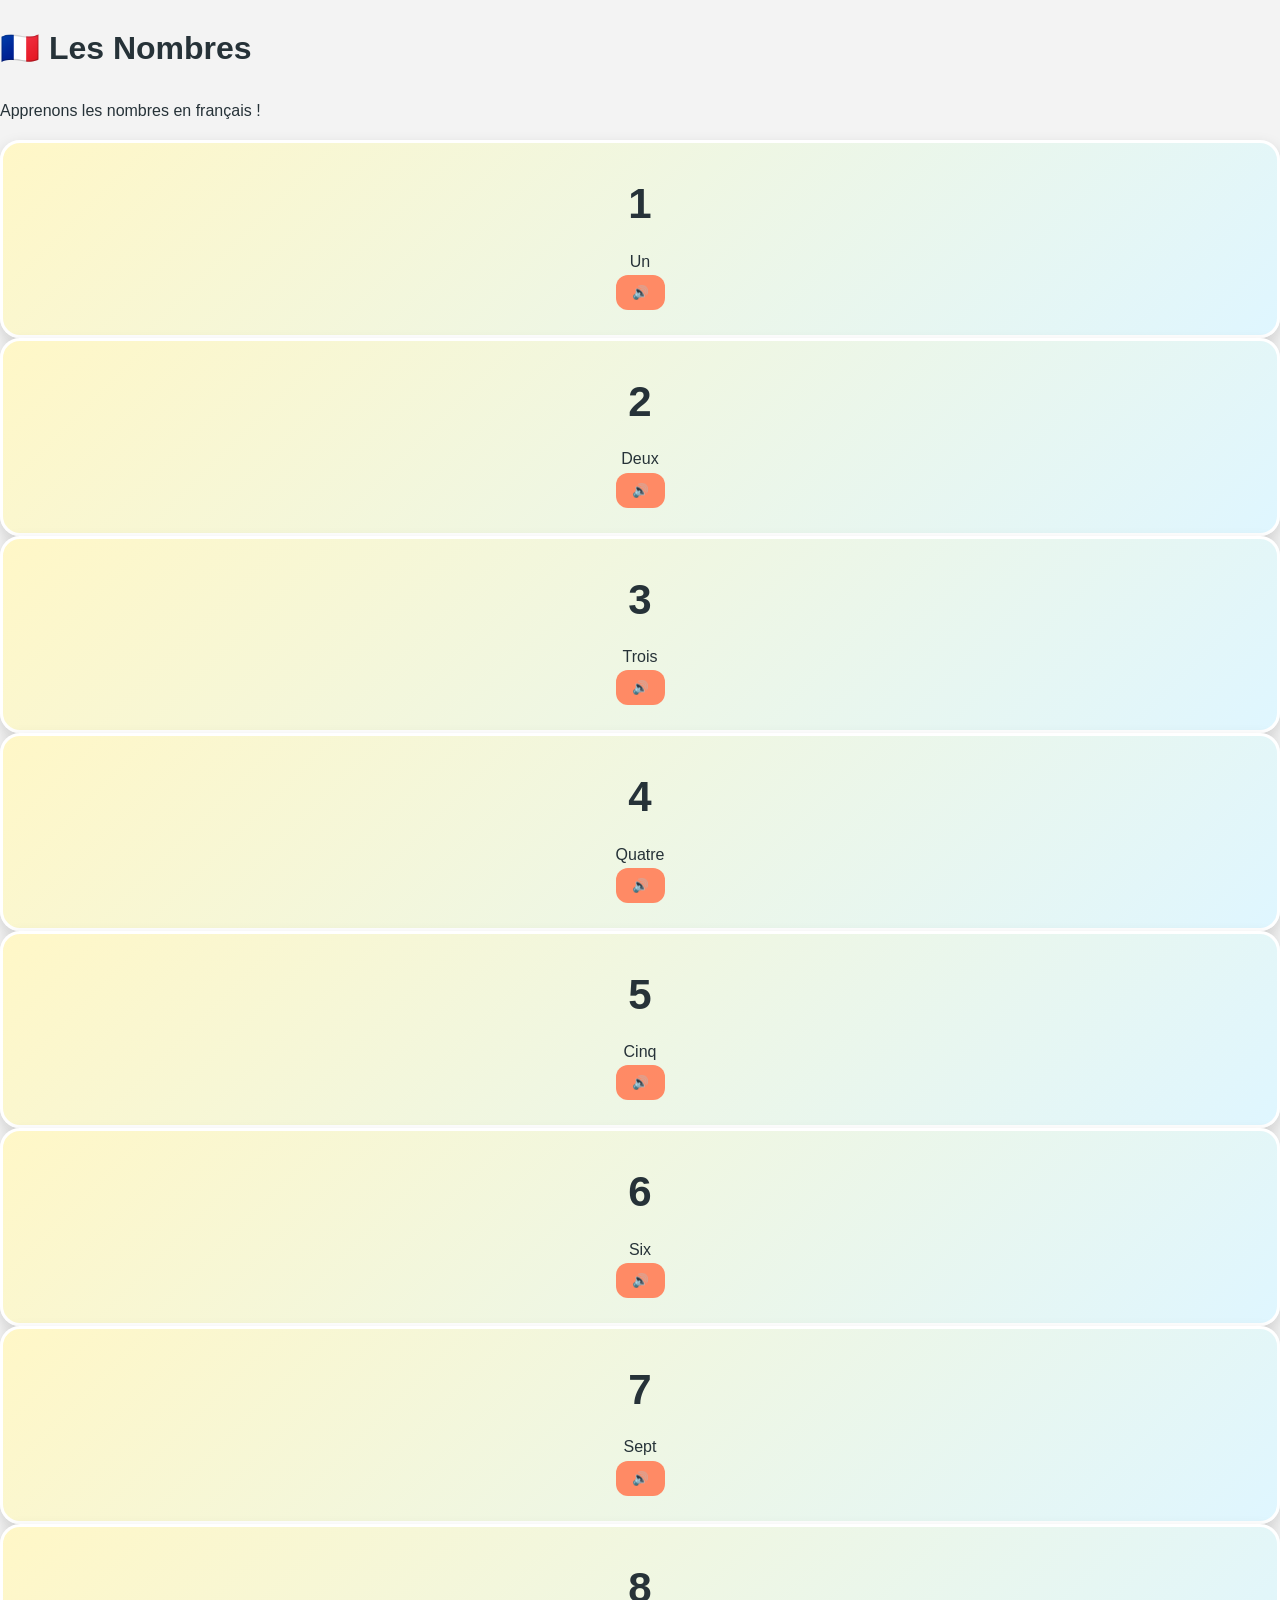
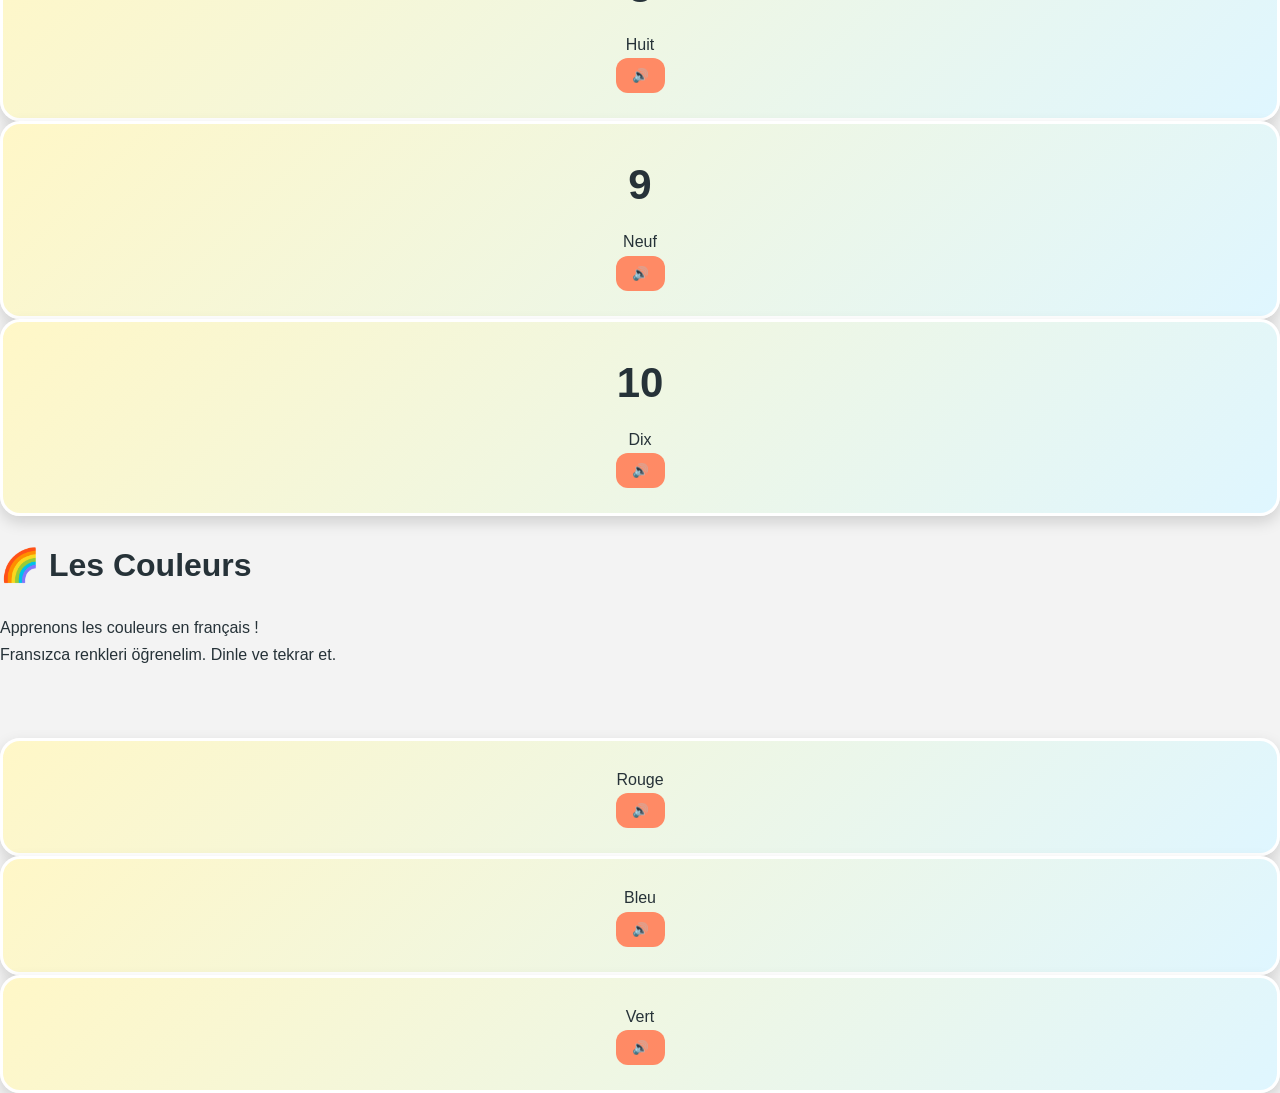
<file: french-numbers.html>
<!DOCTYPE html>
<html lang="fr">

<head>

<meta charset="UTF-8">

<title>French Numbers - Les Nombres</title>

<link rel="stylesheet" href="style.css">

</head>


<body>


<h1>🇫🇷 Les Nombres</h1>

<p>Apprenons les nombres en français !</p>


<div class="numbers-container">


<div class="number-card">

<div class="number">1</div>

<div class="word">Un</div>

<button onclick="playSound('un')">🔊</button>

</div>


<div class="number-card">

<div class="number">2</div>

<div class="word">Deux</div>

<button onclick="playSound('deux')">🔊</button>

</div>


<div class="number-card">

<div class="number">3</div>

<div class="word">Trois</div>

<button onclick="playSound('trois')">🔊</button>

</div>

<div class="number-card">

<div class="number">4</div>

<div class="word">Quatre</div>

<button onclick="playSound('quatre')">🔊</button>

</div>


<div class="number-card">

<div class="number">5</div>

<div class="word">Cinq</div>

<button onclick="playSound('cinq')">🔊</button>

</div>


<div class="number-card">

<div class="number">6</div>

<div class="word">Six</div>

<button onclick="playSound('six')">🔊</button>

</div>

<div class="number-card">

<div class="number">7</div>

<div class="word">Sept</div>

<button onclick="playSound('sept')">🔊</button>

</div>

<div class="number-card">

<div class="number">8</div>

<div class="word">Huit</div>

<button onclick="playSound('huit')">🔊</button>

</div>

<div class="number-card">

<div class="number">9</div>

<div class="word">Neuf</div>

<button onclick="playSound('neuf')">🔊</button>

</div>

<div class="number-card">

<div class="number">10</div>

<div class="word">Dix</div>

<button onclick="playSound('dix')">🔊</button>

</div>

</div>

<h1>🌈 Les Couleurs</h1>

<p>
Apprenons les couleurs en français !
<br>
Fransızca renkleri öğrenelim. Dinle ve tekrar et.
</p>
  
<br><br>

<div class="number-card">

<div class="word">Rouge</div>

<button onclick="playSound('rouge')">🔊</button>

</div>

<div class="number-card">

<div class="word">Bleu</div>

<button onclick="playSound('bleu')">🔊</button>

</div>

<div class="number-card">

<div class="word">Vert</div>

<button onclick="playSound('vert')">🔊</button>

</div>
  
<script>

function playSound(word){

let audio = new Audio("audio/" + word + ".mp3");

audio.play();

}

</script>


</body>

</html>
</file>
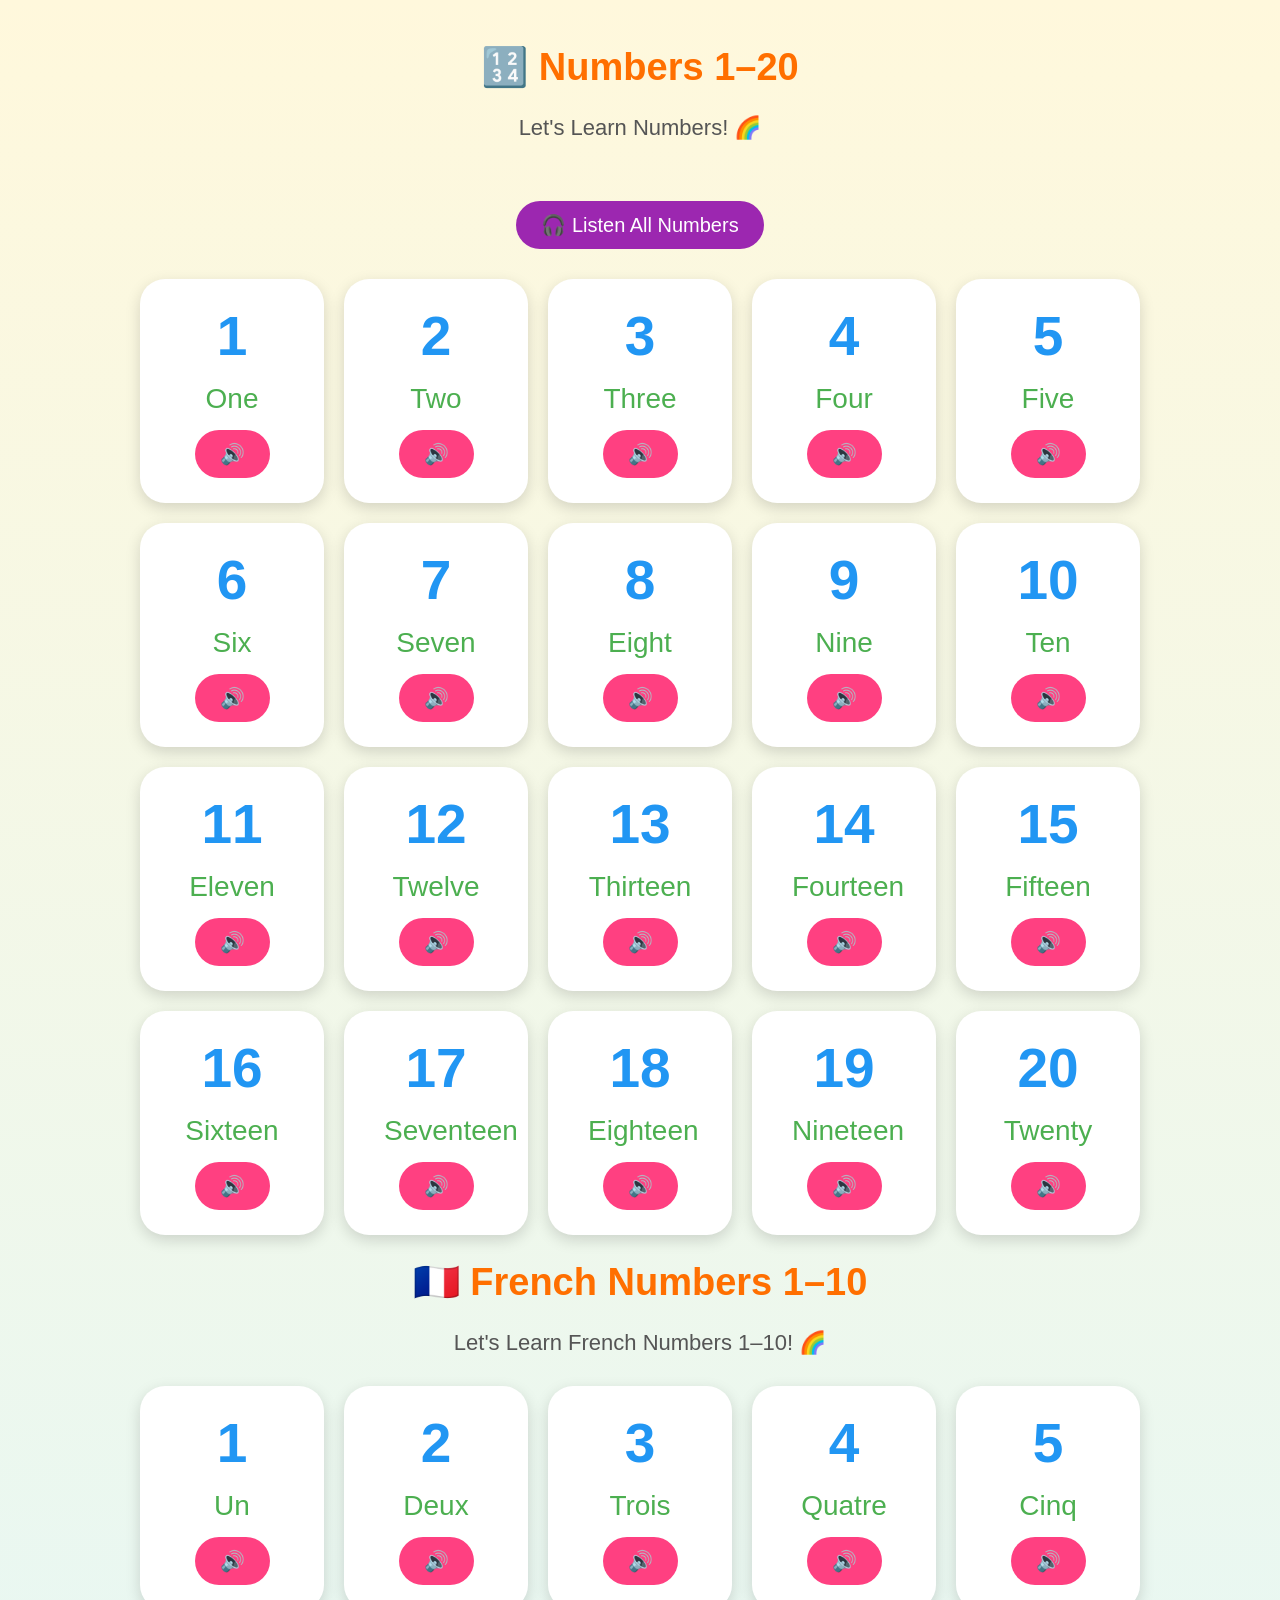
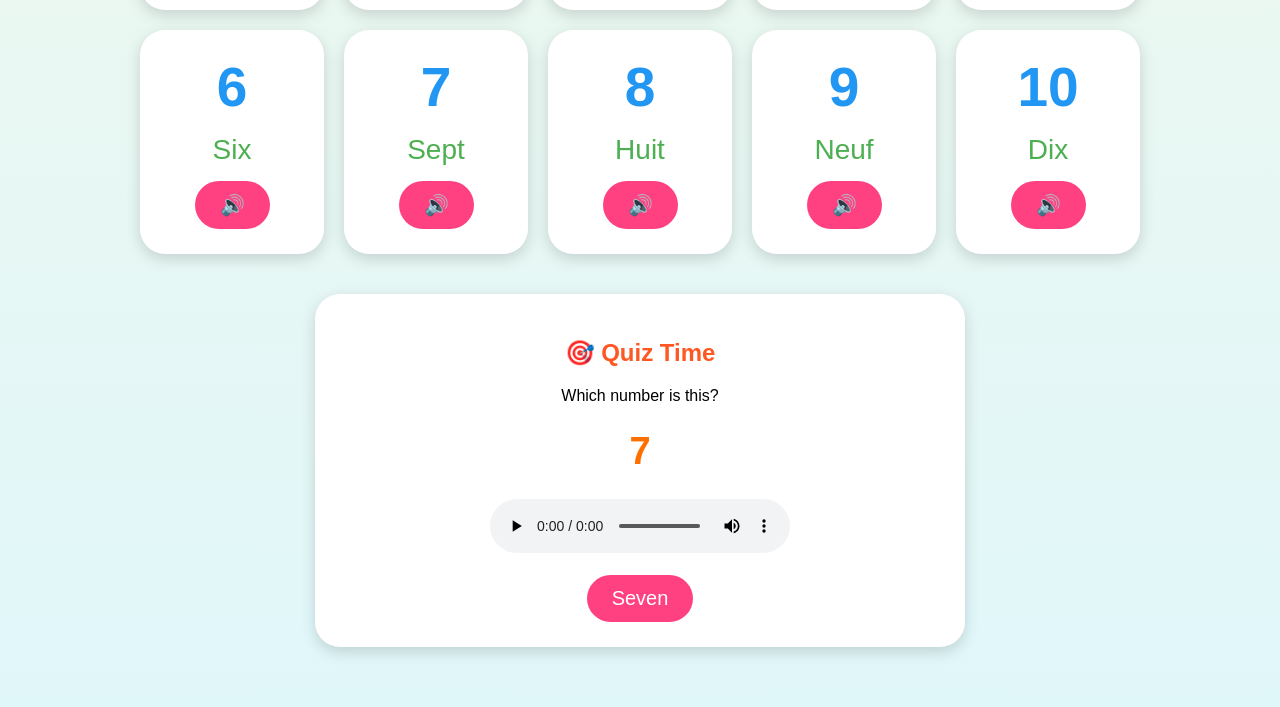
<file: numbers.html>
<!DOCTYPE html>
<html lang="en">
<head>
<meta charset="UTF-8">
<meta name="viewport" content="width=device-width, initial-scale=1.0">

<title>Numbers 1-20 | English Kids</title>

<style>

body {
    font-family: Arial, sans-serif;
    background: linear-gradient(to bottom, #fff8dc, #e0f7fa);
    text-align: center;
    margin: 0;
    padding: 20px;
}

h1 {
    color: #ff6f00;
    font-size: 38px;
}

.subtitle {
    font-size: 22px;
    color: #555;
    margin-bottom: 30px;
}


.numbers-container {

    display: grid;
    grid-template-columns: repeat(auto-fit, minmax(160px,1fr));
    gap: 20px;
    max-width: 1000px;
    margin: auto;

}


.number-card {

    background: white;
    border-radius: 25px;
    padding: 25px;
    box-shadow: 0 5px 15px rgba(0,0,0,0.15);
    transition: 0.3s;
}


.number-card:hover {

    transform: scale(1.08);

}


.number {

    font-size: 55px;
    font-weight: bold;
    color: #2196f3;

}


.word {

    font-size: 28px;
    color: #4caf50;
    margin: 15px;

}


button {

    background:#ff4081;
    color:white;
    border:none;
    border-radius:30px;
    padding:12px 25px;
    font-size:20px;
    cursor:pointer;

}


button:hover {

    background:#e91e63;

}


.listen-all {

    margin:30px;
    background:#9c27b0;

}


.quiz {

    background:white;
    border-radius:25px;
    padding:25px;
    margin:40px auto;
    max-width:600px;
    box-shadow:0 5px 15px rgba(0,0,0,0.15);

}


.quiz h2 {

    color:#ff5722;

}


</style>

</head>


<body>


<h1>🔢 Numbers 1–20</h1>

<div class="subtitle">
Let's Learn Numbers! 🌈
</div>


<button class="listen-all" onclick="playAll()">
🎧 Listen All Numbers
</button>



<div class="numbers-container">


<div class="number-card">
<div class="number">1</div>
<div class="word">One</div>
<button onclick="playSound('one')">🔊</button>
</div>


<div class="number-card">
<div class="number">2</div>
<div class="word">Two</div>
<button onclick="playSound('two')">🔊</button>
</div>


<div class="number-card">
<div class="number">3</div>
<div class="word">Three</div>
<button onclick="playSound('three')">🔊</button>
</div>


<div class="number-card">
<div class="number">4</div>
<div class="word">Four</div>
<button onclick="playSound('four')">🔊</button>
</div>


<div class="number-card">
<div class="number">5</div>
<div class="word">Five</div>
<button onclick="playSound('five')">🔊</button>
</div>


<div class="number-card">
<div class="number">6</div>
<div class="word">Six</div>
<button onclick="playSound('six')">🔊</button>
</div>


<div class="number-card">
<div class="number">7</div>
<div class="word">Seven</div>
<button onclick="playSound('seven')">🔊</button>
</div>


<div class="number-card">
<div class="number">8</div>
<div class="word">Eight</div>
<button onclick="playSound('eight')">🔊</button>
</div>


<div class="number-card">
<div class="number">9</div>
<div class="word">Nine</div>
<button onclick="playSound('nine')">🔊</button>
</div>


<div class="number-card">
<div class="number">10</div>
<div class="word">Ten</div>
<button onclick="playSound('ten')">🔊</button>
</div>


<div class="number-card">
<div class="number">11</div>
<div class="word">Eleven</div>
<button onclick="playSound('eleven')">🔊</button>
</div>


<div class="number-card">
<div class="number">12</div>
<div class="word">Twelve</div>
<button onclick="playSound('twelve')">🔊</button>
</div>


<div class="number-card">
<div class="number">13</div>
<div class="word">Thirteen</div>
<button onclick="playSound('thirteen')">🔊</button>
</div>


<div class="number-card">
<div class="number">14</div>
<div class="word">Fourteen</div>
<button onclick="playSound('fourteen')">🔊</button>
</div>


<div class="number-card">
<div class="number">15</div>
<div class="word">Fifteen</div>
<button onclick="playSound('fifteen')">🔊</button>
</div>


<div class="number-card">
<div class="number">16</div>
<div class="word">Sixteen</div>
<button onclick="playSound('sixteen')">🔊</button>
</div>


<div class="number-card">
<div class="number">17</div>
<div class="word">Seventeen</div>
<button onclick="playSound('seventeen')">🔊</button>
</div>


<div class="number-card">
<div class="number">18</div>
<div class="word">Eighteen</div>
<button onclick="playSound('eighteen')">🔊</button>
</div>


<div class="number-card">
<div class="number">19</div>
<div class="word">Nineteen</div>
<button onclick="playSound('nineteen')">🔊</button>
</div>


<div class="number-card">
<div class="number">20</div>
<div class="word">Twenty</div>
<button onclick="playSound('twenty')">🔊</button>
</div>
    
</div>

<!-- French Numbers Section -->

<h1>🇫🇷 French Numbers 1–10</h1>

<div class="subtitle">
Let's Learn French Numbers 1–10! 🌈
</div>


<div class="numbers-container">


<div class="number-card">
<div class="number">1</div>
<div class="word">Un</div>
<button onclick="playFrenchSound('un')">🔊</button>
</div>


<div class="number-card">
<div class="number">2</div>
<div class="word">Deux</div>
<button onclick="playFrenchSound('deux')">🔊</button>
</div>


<div class="number-card">
<div class="number">3</div>
<div class="word">Trois</div>
<button onclick="playFrenchSound('trois')">🔊</button>
</div>


<div class="number-card">
<div class="number">4</div>
<div class="word">Quatre</div>
<button onclick="playFrenchSound('quatre')">🔊</button>
</div>


<div class="number-card">
<div class="number">5</div>
<div class="word">Cinq</div>
<button onclick="playFrenchSound('cinq')">🔊</button>
</div>


<div class="number-card">
<div class="number">6</div>
<div class="word">Six</div>
<button onclick="playFrenchSound('six')">🔊</button>
</div>


<div class="number-card">
<div class="number">7</div>
<div class="word">Sept</div>
<button onclick="playFrenchSound('sept')">🔊</button>
</div>


<div class="number-card">
<div class="number">8</div>
<div class="word">Huit</div>
<button onclick="playFrenchSound('huit')">🔊</button>
</div>


<div class="number-card">
<div class="number">9</div>
<div class="word">Neuf</div>
<button onclick="playFrenchSound('neuf')">🔊</button>
</div>


<div class="number-card">
<div class="number">10</div>
<div class="word">Dix</div>
<button onclick="playFrenchSound('dix')">🔊</button>
</div>

</div>
    
<div class="quiz">

<h2>🎯 Quiz Time</h2>

<p>Which number is this?</p>

<h1>7</h1>

<audio controls>
<source src="/audio/number-seven.mp3" type="audio/mpeg">
</audio>
<br><br>

<button type="button">
Seven
</button>

</div>



<script>


function playSound(number){

let audio = new Audio("audio/number-" + number + ".mp3");

audio.play();

}


function playAll(){

let audio = new Audio("audio/numbers-1-20.mp3");

audio.play();

}


<script>

function playSound(number){

    let audio = new Audio("audio/number-" + number + ".mp3");
    audio.play();

}

function playAll(){

    let audio = new Audio("audio/numbers-1-20.mp3");
    audio.play();

}

function playFrenchSound(number){

    let audio = new Audio("audio/french-number-" + number + ".mp3");
    audio.play();

}

</script>

</body>
</file>
<file: style.css>
/* =========================================================
   ESRA GK ACADEMY — ANA TASARIM                                        
   Mevcut index.html ile uyumludur.
   ========================================================= */   

* {     
    box-sizing: border-box;
}

html {
    scroll-behavior: smooth;
}

body {
    margin: 0;
    padding: 0;
    background: #f7f8fc;
    color: #263238;
    font-family: Arial, Helvetica, sans-serif;
    line-height: 1.7;
}

/* =========================================================
   ANA SAYFA GENEL GENİŞLİK
   ========================================================= */

body > section,
body > header,
body > footer {
    width: min(1100px, 92%);
    margin-left: auto;
    margin-right: auto;
}

/* =========================================================
   HERO
   ========================================================= */

.hero {
    text-align: center;
    padding: 35px 30px 40px;
    margin-top: 25px;
    background: #ffffff;
    border-radius: 22px;
    box-shadow: 0 8px 30px rgba(0, 0, 0, 0.08);
}

.hero > img {
    width: 100%;
    max-width: 1200px;
    height: 560px;
    margin: 0 auto 30px auto;
    object-fit: contain;
    object-position: center;
    display: block;
}

.hero h1 {
    margin: 8px 0 5px;
    font-size: 2.1rem;
    line-height: 1.2;
}

.hero h2 {
    margin: 5px 0;
    font-size: 1.25rem;
    line-height: 1.3;
    font-weight: 600;
}

.hero-subtitle {
    margin-top: 6px;
    font-size: 1.05rem;
    line-height: 1.4;
    font-weight: 600;
}

/* =========================================================
   TÜM BÖLÜMLER
   ========================================================= */

section {
    margin-top: 28px;
    margin-bottom: 28px;
    padding: 32px 42px;
    background: #ffffff;
    border-radius: 20px;
    box-shadow: 0 6px 25px rgba(0, 0, 0, 0.06);
}

section h2,
section h3,
section h4,
section h5 {
    margin-top: 0;
}

section h2 {
    font-size: 1.8rem;
    margin-bottom: 16px;
}

section h3 {
    font-size: 1.45rem;
}

section h4 {
    font-size: 1.25rem;
    margin-top: 28px;
}

section h5 {
    font-size: 1.05rem;
    margin-top: 22px;
}

section p {
    max-width: 900px;
}

ul,
ol {
    padding-left: 28px;
}

/* =========================================================
   HOŞ GELDİNİZ
   ========================================================= */

.welcome-section {
    text-align: center;
}

.welcome-section p {
    margin-left: auto;
    margin-right: auto;
}

/* =========================================================
   HAKKIMDA
   ========================================================= */

.about-section {
    display: flex;
    align-items: center;
    gap: 45px;
}

.about-section > img {
    display: block;
    width: 270px;
    height: 270px;
    object-fit: cover;
    border-radius: 18px;
    flex-shrink: 0;
}

.about-section > div {
    flex: 1;
}

/* =========================================================
   KIDS BANNER
   ========================================================= */

.kids-banner {
    display: block;
    width: min(500px, 100%);
    height: 260px;
    object-fit: cover;
    margin: 20px 0 25px;
    border-radius: 16px;
}

/* =========================================================
   AUDIO
   ========================================================= */

audio {
    width: min(500px, 100%);
    margin: 8px 0 15px;
}

/* =========================================================
   STORY BOX
   ========================================================= */

.story-box {
    max-width: 900px;
    margin: 25px 0;
    padding: 25px 30px;
    background: #f8f5ff;
    border-radius: 16px;
    border-left: 5px solid #8e6bbf;
}

.story-box p {
    margin: 8px 0;
}

/* =========================================================
   WELL DONE
   ========================================================= */

.well-done {
    max-width: 700px;
    margin: 30px 0;
    padding: 25px;
    text-align: center;
    background: #fff8df;
    border-radius: 18px;
}

/* =========================================================
   ANA BUTON
   ========================================================= */

.main-button {
    display: inline-block;
    padding: 12px 22px;
    background: #5b4b9a;
    color: #ffffff;
    text-decoration: none;
    border-radius: 10px;
    font-weight: bold;
    transition: transform 0.2s ease, opacity 0.2s ease;
}

.main-button:hover {
    transform: translateY(-2px);
    opacity: 0.9;
}

/* =========================================================
   VİDEOLAR
   SOLDA, AMA KENARA YAPIŞIK DEĞİL
   ========================================================= */

.video-container {
    width: min(760px, 100%);
    margin: 18px 0 30px;
}

.video-container iframe {
    display: block;
    width: 100%;
    aspect-ratio: 16 / 9;
    border: 0;
    border-radius: 16px;
}

/* =========================================================
   FRANSIZCA / RENK / SAYI KARTLARI
   ========================================================= */

.color-cards {
    display: grid;
    grid-template-columns: repeat(5, minmax(130px, 1fr));
    gap: 18px;
    margin: 25px 0 30px;
    align-items: stretch;
}

.color-card {
    min-height: 170px;
    padding: 24px 16px;
    text-align: center;
    background: #ffffff;
    border-radius: 20px;
    box-shadow: 0 8px 22px rgba(0, 0, 0, 0.09);
    display: flex;
    flex-direction: column;
    justify-content: center;
    align-items: center;
}

.color-card h4 {
    margin: 0 0 7px;
    font-size: 1.2rem;
}

.color-card p {
    margin: 3px 0;
}

.color-card audio {
    width: 100%;
    margin-top: 10px;
}

.color-card button,
.animal-card button {
    border: 0;
    padding: 9px 13px;
    margin-top: 10px;
    border-radius: 9px;
    background: #5b4b9a;
    color: #ffffff;
    cursor: pointer;
    font-weight: bold;
}

.color-card button:hover,
.animal-card button:hover {
    opacity: 0.85;
}

/* =========================================================
   HAYVANLAR
   ========================================================= */

.animals-section {
    text-align: left;
}

.animals-container {
    display: grid;
    grid-template-columns: repeat(4, minmax(170px, 1fr));
    gap: 22px;
    margin-top: 25px;
}

.animal-card {
    padding: 18px;
    text-align: center;
    background: #ffffff;
    border-radius: 18px;
    box-shadow: 0 5px 18px rgba(0, 0, 0, 0.08);
    min-height: 250px;
}

.animal-card img {
    display: block;
    width: 100%;
    height: 180px;
    object-fit: contain;
    margin: 0 auto 12px;
}

.animal-card h3 {
    margin: 5px 0;
}

.animal-card p {
    margin: 3px 0;
}

/* =========================================================
   RENK KARTLARI
   ========================================================= */

.rouge {
    background: #fff0f0;
}

.bleu {
    background: #eef5ff;
}

.vert {
    background: #effbef;
}

.jaune {
    background: #fffbea;
}

.orange {
    background: #fff4e8;
}

.violet {
    background: #f5efff;
}

.noir {
    background: #eeeeee;
}

.blanc {
    background: #ffffff;
}

.rose {
    background: #fff0f7;
}

.marron {
    background: #f8f0e8;
}

/* =========================================================
   MEVSİMLER
   ========================================================= */

.printemps {
    background: #f2fff4;
}

.ete {
    background: #fffbe8;
}

.automne {
    background: #fff3e8;
}

.hiver {
    background: #eef8ff;
}

/* =========================================================
   AYIRICILAR
   ========================================================= */

hr {
    border: 0;
    border-top: 1px solid #e5e5e5;
    margin: 35px 0;
}

.section-divider {
    width: 70px;
    height: 4px;
    margin: 8px 0 20px;
    border-radius: 4px;
    background: #8e6bbf;
}

/* =========================================================
   İLETİŞİM
   ========================================================= */

.contact-section {
    text-align: center;
}

.contact-form {
    max-width: 650px;
    margin: 25px auto;
    text-align: left;
}

.contact-form label {
    display: block;
    margin-top: 15px;
    margin-bottom: 5px;
    font-weight: bold;
}

.contact-form input,
.contact-form textarea {
    width: 100%;
    padding: 12px 14px;
    border: 1px solid #d7d7d7;
    border-radius: 10px;
    font: inherit;
}

.contact-form textarea {
    resize: vertical;
}

.contact-form button {
    margin-top: 18px;
    padding: 12px 24px;
    border: 0;
    border-radius: 10px;
    background: #5b4b9a;
    color: white;
    font-weight: bold;
    cursor: pointer;
}

.contact-links {
    display: flex;
    justify-content: center;
    gap: 25px;
    flex-wrap: wrap;
    margin-top: 20px;
}

.contact-links a {
    color: #4f4387;
    font-weight: bold;
    text-decoration: none;
}

/* =========================================================
   FOOTER
   ========================================================= */

footer {
    text-align: center;
    padding: 25px 15px 40px;
}

/* =========================================================
   MOBİL
   ========================================================= */

@media (max-width: 900px) {

    .color-cards {
        grid-template-columns: repeat(3, minmax(130px, 1fr));
    }

    .animals-container {
        grid-template-columns: repeat(2, minmax(160px, 1fr));
    }

    .about-section {
        gap: 25px;
    }

}

@media (max-width: 650px) {

    body > section,
    body > header,
    body > footer {
        width: 94%;
    }

    section {
        padding: 25px 20px;
    }

    .hero {
        padding: 25px 18px 30px;
    }

    .hero h1 {
        font-size: 1.9rem;
    }

    .hero h2 {
        font-size: 1.1rem;
    }

    .about-section {
        display: block;
        text-align: center;
    }

    .about-section > img {
        width: 220px;
        height: 220px;
        margin: 0 auto 25px;
    }

    .kids-banner {
        width: 100%;
        height: 220px;
    }

    .color-cards {
        grid-template-columns: repeat(2, minmax(120px, 1fr));
        gap: 14px;
    }

    .animals-container {
        grid-template-columns: repeat(2, minmax(130px, 1fr));
        gap: 14px;
    }

    .animal-card img {
        height: 115px;
    }

}

@media (max-width: 420px) {

    .color-cards,
    .animals-container {
        grid-template-columns: 1fr;
    }

    .color-card {
        min-height: 150px;
    }

}
/* =========================================================
   YAZI VE BAŞLIK DENGESİ
   ========================================================= */

section h2,
section h3 {
    text-align: center;
}

section > p {
    margin-left: auto;
    margin-right: auto;
}

.color-card h4,
.color-card p,
.animal-card h3,
.animal-card p {
    text-align: center;
}
/* =========================================================
   METİN ALANI DENGESİ
   ========================================================= */

section p {
    max-width: 850px;
    margin-left: auto;
    margin-right: auto;
}

section ul,
section ol {
    max-width: 850px;
    margin-left: auto;
    margin-right: auto;
}
/* =========================================================
   8. ADIM — KART RENKLERİ
   ========================================================= */

.color-card.rouge {
    background: #fff1f3;
}

.color-card.bleu {
    background: #eef6ff;
}

.color-card.vert {
    background: #effaf2;
}

.color-card.jaune {
    background: #fffbea;
}

.color-card.orange {
    background: #fff3e8;
}

.color-card.violet {
    background: #f5efff;
}

.color-card.noir {
    background: #eeeeee;
}

.color-card.blanc {
    background: #ffffff;
}

.color-card.rose {
    background: #fff0f7;
}

.color-card.marron {
    background: #f7eee7;
}
/* =========================================================
   9. ADIM — KART YAZILARI
   ========================================================= */

.color-card h4 {
    font-size: 1.25rem;
    font-weight: 700;
    line-height: 1.3;
    margin: 0 0 8px;
}

.color-card p {
    font-size: 1rem;
    line-height: 1.5;
    margin: 4px 0;
}

.animal-card h3 {
    font-size: 1.25rem;
    font-weight: 700;
    line-height: 1.3;
    margin: 8px 0;
}

.animal-card p {
    font-size: 1rem;
    line-height: 1.5;
    margin: 4px 0;
}
/* =========================================================
   10. ADIM — KART HOVER EFEKTİ
   ========================================================= */

.color-card,
.animal-card {
    transition: transform 0.25s ease, box-shadow 0.25s ease;
}

.color-card:hover,
.animal-card:hover {
    transform: translateY(-6px);
    box-shadow: 0 12px 28px rgba(0, 0, 0, 0.12);
}

/* =========================================================
   11. ADIM — SES BUTONLARI
   ========================================================= */

.color-card button,
.animal-card button {
    min-width: 110px;
    padding: 10px 16px;
    margin-top: 12px;
    border: none;
    border-radius: 12px;
    font-size: 0.95rem;
    font-weight: 700;
    cursor: pointer;
    transition: transform 0.2s ease, opacity 0.2s ease;
}

.color-card button:hover,
.animal-card button:hover {
    transform: scale(1.04);
    opacity: 0.9;
}

/* =========================================================
   12. ADIM — KART İÇ DÜZENİ
   ========================================================= */

.color-card,
.animal-card {
    overflow: hidden;
}

.color-card h4,
.animal-card h3 {
    margin-bottom: 10px;
}

.color-card p,
.animal-card p {
    margin-bottom: 6px;
}

.color-card button,
.animal-card button {
    margin-top: 14px;
}

/* =========================================================
   13. ADIM — KART HOVER EFEKTİ
   ========================================================= */

.color-card,
.animal-card {
    transition: transform 0.25s ease, box-shadow 0.25s ease;
}

.color-card:hover,
.animal-card:hover {
    transform: translateY(-5px);
    box-shadow: 0 8px 20px rgba(0, 0, 0, 0.12);
}

=========================================================
   14. ADIM — KART BUTON DÜZENİ
   ========================================================= */

.color-card button,
.animal-card button {
    display: inline-block;
    padding: 10px 18px;
    border: none;
    border-radius: 8px;
    cursor: pointer;
    font-size: 15px;
    transition: transform 0.2s ease, opacity 0.2s ease;
}

.color-card button:hover,
.animal-card button:hover {
    transform: scale(1.04);
    opacity: 0.9;
}

/* =========================================================
   15. ADIM — KART BUTON ODAK EFEKTİ
   ========================================================= */

.color-card button:focus,
.animal-card button:focus {
    outline: 2px solid currentColor;
    outline-offset: 3px;
}

/* =========================================================
   16. ADIM — MOBİL KART DÜZENİ
   ========================================================= */

@media (max-width: 768px) {
    .color-card,
    .animal-card {
        width: 100%;
        box-sizing: border-box;
    }

    .color-card img,
    .animal-card img {
        width: 100%;
        height: auto;
        display: block;
    }
}

/* =========================================================
   17. ADIM — TABLET KART DÜZENİ
   ========================================================= */

@media (min-width: 769px) and (max-width: 1024px) {
    .color-card,
    .animal-card {
        width: calc(50% - 15px);
        box-sizing: border-box;
    }
}

/* =========================================================
   18. ADIM — MASAÜSTÜ KART HİZALAMA
   ========================================================= */

@media (min-width: 1025px) {
    .color-card,
    .animal-card {
        box-sizing: border-box;
        height: 100%;
    }
}

/* =========================================================
   19. ADIM — KART GÖRSEL BOYUTLARI
   ========================================================= */

.color-card img,
.animal-card img {
    width: 100%;
    height: 180px;
    object-fit: cover;
    display: block;
}

/* =========================================================
   20. ADIM — KART İÇ BOŞLUK DENGESİ
   ========================================================= */

.color-card,
.animal-card {
    padding: 18px;
    box-sizing: border-box;
}

.color-card img,
.animal-card img {
    margin-bottom: 14px;
}

/* =========================================================
   21. ADIM — KART BAŞLIK DÜZENİ
   ========================================================= */

.color-card h4,
.animal-card h3 {
    line-height: 1.3;
    text-align: center;
    margin-top: 0;
    margin-bottom: 10px;
}

/* =========================================================
   22. ADIM — KART AÇIKLAMA YAZILARI
   ========================================================= */

.color-card p,
.animal-card p {
    line-height: 1.5;
    text-align: center;
    margin-top: 0;
    margin-bottom: 8px;
}

/* =========================================================
   23. ADIM — KART BUTON YAZI DÜZENİ
   ========================================================= */

.color-card button,
.animal-card button {
    font-size: 15px;
    font-weight: 600;
    letter-spacing: 0.2px;
    line-height: 1.3;
}

/* =========================================================
   24. ADIM — KART GENEL YAZI OKUNABİLİRLİĞİ
   ========================================================= */

.color-card,
.animal-card {
    font-family: inherit;
    color: inherit;
}

.color-card h4,
.animal-card h3 {
    font-size: 20px;
    font-weight: 700;
}

.color-card p,
.animal-card p {
    font-size: 15px;
    font-weight: 400;
}

/* =========================================================
   25. ADIM — KART İÇİ DİKEY DENGE
   ========================================================= */

.color-card h4,
.animal-card h3 {
    margin-top: 0;
    margin-bottom: 12px;
}

.color-card p,
.animal-card p {
    margin-top: 0;
    margin-bottom: 10px;
}

.color-card button,
.animal-card button {
    margin-top: 12px;
}

/* =========================================================
   26. ADIM — MOBİL YAZI DÜZENİ
   ========================================================= */

@media (max-width: 768px) {
    .color-card h4,
    .animal-card h3 {
        font-size: 18px;
        line-height: 1.3;
    }

    .color-card p,
    .animal-card p {
        font-size: 14px;
        line-height: 1.5;
    }

    .color-card button,
    .animal-card button {
        font-size: 14px;
    }
}

/* =========================================================
   27. ADIM — TABLET YAZI DÜZENİ
   ========================================================= */

@media (min-width: 769px) and (max-width: 1024px) {
    .color-card h4,
    .animal-card h3 {
        font-size: 19px;
        line-height: 1.3;
    }

    .color-card p,
    .animal-card p {
        font-size: 15px;
        line-height: 1.5;
    }

    .color-card button,
    .animal-card button {
        font-size: 15px;
    }
}

/* =========================================================
   28. ADIM — MASAÜSTÜ YAZI DÜZENİ
   ========================================================= */

@media (min-width: 1025px) {
    .color-card h4,
    .animal-card h3 {
        font-size: 20px;
        line-height: 1.3;
    }

    .color-card p,
    .animal-card p {
        font-size: 15px;
        line-height: 1.5;
    }

    .color-card button,
    .animal-card button {
        font-size: 15px;
    }
}

/* =========================================================
   29. ADIM — KART YAZI ARALIK DÜZENİ
   ========================================================= */

.color-card h4,
.animal-card h3 {
    letter-spacing: 0.2px;
}

.color-card p,
.animal-card p {
    letter-spacing: 0.1px;
}

/* =========================================================
   30. ADIM — KART YAZI TAŞMASINI ÖNLEME
   ========================================================= */

.color-card h4,
.color-card p,
.animal-card h3,
.animal-card p {
    overflow-wrap: break-word;
    word-wrap: break-word;
}

/* =========================================
   KART GÖRSELLERİ - BİRAZ DAHA BÜYÜK
   TASARIMI BOZMADAN
   ========================================= */

.card img,
.service-card img,
.education-card img,
.profile-card img {
    width: 100%;
    height: 285px;
    object-fit: contain;
    object-position: center center;
    display: block;
    margin: 0 auto;
}

/* Tüm kartlarda görsel alanı eşit */
.card,
.service-card,
.education-card,
.profile-card {
    overflow: hidden;
}

/* Alt sıradaki görseller de küçük kalmasın */
.card img,
.service-card img,
.education-card img,
.profile-card img {
    min-height: 285px;
}

/* Görsel ile yazı bölümü arasında düzgün boşluk */
.card .content,
.service-card .content,
.education-card .content,
.profile-card .content {
    padding-top: 14px;
}

.hero-image img {
    width: 100%;
    max-width: 700px;
    height: auto;
    object-fit: contain;
    display: block;
    margin: 0 auto;
}

/* ANA RESMİ BÜYÜT - ORANI BOZMA */
.hero-image {
    width: 100%;
    max-width: 1200px;
    margin: 0 auto 30px;
    text-align: center;
}

.hero-image img {
    width: 100%;
    max-width: 1100px;
    height: auto;
    object-fit: contain;
    display: block;
    margin: 0 auto;
}

/* ALTINDAKİ YAZILAR OKUNAKLI OLSUN */
.hero-image h1 {
    font-size: 42px;
    line-height: 1.2;
    margin: 20px 0 10px;
}

.hero-image p {
    font-size: 24px;
    line-height: 1.5;
    margin: 8px 0;
}

/* =====================================================
   ANA SAYFA GÖRSELLERİ - ÇOK BÜYÜK VE ORANI KORUNMUŞ
   ===================================================== */

/* Ana kartların bulunduğu alanı büyüt */
.cards,
.card-container,
.cards-container,
.services-grid,
.features-grid,
.home-grid {
    grid-template-columns: repeat(3, 1fr) !important;
    gap: 18px !important;
    width: 100% !important;
    max-width: 1600px !important;
    margin-left: auto !important;
    margin-right: auto !important;
}

/* Kartları büyüt */
.card,
.service-card,
.feature-card,
.home-card {
    width: 100% !important;
    max-width: none !important;
}

/* RESİMLERİ EN BÜYÜK BOYUTA GETİR */
.card img,
.service-card img,
.feature-card img,
.home-card img {
    width: 100% !important;
    height: 430px !important;
    max-width: 100% !important;
    object-fit: contain !important;
    object-position: center !important;
    display: block !important;
}

/* Kartın yazı bölümünü de büyüt */
.card-content,
.service-card-content,
.feature-card-content,
.home-card-content {
    padding: 20px !important;
    min-height: 110px !important;
}

/* Başlıklar okunaklı olsun */
.card h2,
.card h3,
.service-card h2,
.service-card h3,
.feature-card h2,
.feature-card h3,
.home-card h2,
.home-card h3 {
    font-size: 26px !important;
    line-height: 1.25 !important;
}

/* Alt açıklamalar */
.card p,
.service-card p,
.feature-card p,
.home-card p {
    font-size: 18px !important;
    line-height: 1.5 !important;
}

/* Ekran küçülünce düzgün devam etsin */
@media (max-width: 1000px) {
    .cards,
    .card-container,
    .cards-container,
    .services-grid,
    .features-grid,
    .home-grid {
        grid-template-columns: repeat(2, 1fr) !important;
    }

    .card img,
    .service-card img,
    .feature-card img,
    .home-card img {
        height: 350px !important;
    }
}

@media (max-width: 600px) {
    .cards,
    .card-container,
    .cards-container,
    .services-grid,
    .features-grid,
    .home-grid {
        grid-template-columns: 1fr !important;
    }

    .card img,
    .service-card img,
    .feature-card img,
    .home-card img {
        height: auto !important;
    }
}

/* =====================================================
   TÜM SİTE — YATAY BEYAZ KAĞIT TASARIMI
===================================================== */

body {
    margin: 0;
    padding: 30px 0;
    background: #eef2f7;
}

/* TÜM BEYAZ KAĞITLAR */
section,
.hero {
    width: 92%;
    max-width: 1250px;

    margin: 35px auto;

    background: #ffffff;

    padding: 45px 55px;

    box-sizing: border-box;

    border-radius: 12px;

    box-shadow: 0 8px 28px rgba(0, 0, 0, 0.12);

    overflow: hidden;
}

/* ANA KAPAK */
.hero {
    min-height: 600px;
    text-align: center;
}

/* KAPAK RESMİ */
.hero img {
    width: 100%;
    max-width: 1150px;

    height: 450px;

    object-fit: contain;
    object-position: center;

    display: block;

    margin: 0 auto 30px;
}

/* BAŞLIKLAR */
section h2,
.hero h1,
.hero h2,
.hero h3 {
    font-size: 2rem;
    line-height: 1.3;
}

/* NORMAL YAZILAR */
section p,
.hero p,
section li {
    font-size: 1.15rem;
    line-height: 1.8;
}

/* LİSTELER */
section ul {
    padding-left: 30px;
}

/* HAKKIMDA RESMİ */
.about-section {
    display: flex;
    align-items: center;
    gap: 45px;
}

.about-section img {
    width: 42%;
    max-width: 480px;
    height: auto;

    object-fit: contain;

    border-radius: 12px;
    flex-shrink: 0;
}

/* KART / ÇOCUK RESİMLERİ */
section img {
    max-width: 100%;
    height: auto;
    object-fit: contain;
}

/* MOBİL */
@media (max-width: 768px) {

    body {
        padding: 10px 0;
    }

    section,
    .hero {
        width: 94%;
        padding: 25px 20px;
        margin: 20px auto;
    }

    .hero {
        min-height: auto;
    }

    .hero img {
        height: auto;
        max-height: 400px;
    }

    .about-section {
        display: block;
    }

    .about-section img {
        width: 100%;
        max-width: 100%;
        margin-bottom: 25px;
    }

    section h2,
    .hero h1,
    .hero h2 {
        font-size: 1.6rem;
    }

    section p,
    .hero p,
    section li {
        font-size: 1rem;
    }
}

/* KAPAK RESMİ — SOLA VE SAĞA GENİŞ */

.hero > img {
    display: block;
    width: 100%;
    max-width: none;
    height: auto;
    margin: 0 auto 30px auto;
    object-fit: fill;
}

/* =========================================
   KAPAK RESMİ — DAHA GENİŞ
========================================= */

.hero {
    padding-left: 15px;
    padding-right: 15px;
}

.hero > img {
    display: block;
    width: 100%;
    max-width: 100%;
    height: auto;
    margin: 0 auto 30px auto;
}

/* EĞİTİM KOÇLUĞU */

.education-coaching {
    width: 100%;
    max-width: 1200px;
    margin: 40px auto;
    padding: 20px;
    text-align: center;
}

.education-coaching h2 {
    text-align: center;
    margin-bottom: 25px;
}

.education-coaching-image {
    width: 100%;
    text-align: center;
    margin: 0 auto 25px;
}

.education-coaching-image img {
    display: block;
    width: 80%;
    max-width: 900px;
    height: auto;
    margin: 0 auto;
    object-fit: contain;
}

.education-coaching p {
    max-width: 900px;
    margin: 25px auto 0;
    text-align: center;
}

/* =========================================================
   SINAV HAZIRLIĞI — YATAY GÖRSEL + SAĞDA YAZILAR
   ========================================================= */

.exam-preparation-content {
    display: flex;
    align-items: center;
    gap: 45px;
}

.exam-preparation-image {
    flex: 0 0 52%;
    display: flex;
    justify-content: center;
    align-items: center;
}

.exam-preparation-image img {
    display: block;
    width: 100%;
    max-width: 560px;
    height: auto;
    object-fit: contain;
    border-radius: 16px;
}

.exam-preparation-text {
    flex: 1;
}

.exam-preparation-text p {
    margin-top: 0;
}

.exam-preparation-text ul {
    margin-top: 18px;
}


/* TELEFON / KÜÇÜK EKRAN */

@media (max-width: 768px) {

    .exam-preparation-content {
        flex-direction: column;
        gap: 25px;
    }

    .exam-preparation-image {
        flex: none;
        width: 100%;
    }

    .exam-preparation-image img {
        width: 100%;
        max-width: 600px;
    }

    .exam-preparation-text {
        width: 100%;
    }

}

/* =========================================================
   SINAV HAZIRLIĞI — TEK BÜYÜK GÖRSEL
   ========================================================= */

.exam-preparation {
    text-align: center;
    padding: 30px 20px;
}

.exam-preparation img {
    display: block;
    width: 100%;
    max-width: 1100px;
    height: auto;
    margin: 0 auto;
    object-fit: contain;
    border-radius: 16px;
}
@media (max-width: 768px) {

    .exam-preparation {
        padding: 20px 10px;
    }

    .exam-preparation img {
        width: 100%;
        max-width: 100%;
    }

}

/* =========================================================
   PROFESYONEL ÇEVİRİ HİZMETLERİ — TEK BÜYÜK GÖRSEL
   ========================================================= */

.translation-services {
    text-align: center;
    padding: 30px 20px;
}

.translation-services img {
    display: block;
    width: 100%;
    max-width: 1100px;
    height: auto;
    margin: 0 auto;
    object-fit: contain;
    border-radius: 16px;
}

/* TELEFON */

@media (max-width: 768px) {

    .translation-services {
        padding: 20px 10px;
    }

    .translation-services img {
        width: 100%;
        max-width: 100%;
    }

}

/* =========================================================
   İNGİLİZCE EĞİTİM — TEK BÜYÜK GÖRSEL
   ========================================================= */

.english-education {
    text-align: center;
    padding: 30px 20px;
}

.english-education img {
    display: block;
    width: 100%;
    max-width: 1100px;
    height: auto;
    margin: 0 auto;
    object-fit: contain;
    border-radius: 16px;
}

/* =========================================================
   FRANSIZCA EĞİTİM — TEK BÜYÜK GÖRSEL
   ========================================================= */

.french-education {
    text-align: center;
    padding: 30px 20px;
}

.french-education img {
    display: block;
    width: 100%;
    max-width: 1100px;
    height: auto;
    margin: 0 auto;
    object-fit: contain;
    border-radius: 16px;
}

/* TELEFON */

@media (max-width: 768px) {

    .english-education,
    .french-education {
        padding: 20px 10px;
    }

    .english-education img,
    .french-education img {
        width: 100%;
        max-width: 100%;
    }

}

/* =========================================================
   ÇOCUKLAR İÇİN İNGİLİZCE & FRANSIZCA
   ========================================================= */

#cocuklar {
    width: 100%;
    max-width: 1200px;
    margin: 40px auto;
    padding: 35px;
    background: #ffffff;
    border-radius: 20px;
    box-shadow: 0 8px 25px rgba(0, 0, 0, 0.08);
    text-align: center;
}

#cocuklar h2 {
    margin-bottom: 30px;
    font-size: 32px;
}

.children-content {
    display: flex;
    align-items: center;
    justify-content: center;
    gap: 40px;
    margin-bottom: 35px;
}

.children-image {
    flex: 1;
    display: flex;
    justify-content: center;
}

.children-image img {
    width: 100%;
    max-width: 500px;
    height: auto;
    display: block;
    object-fit: contain;
    border-radius: 15px;
}

.children-text {
    flex: 1;
    text-align: left;
}

.children-text p {
    font-size: 17px;
    line-height: 1.8;
    margin-bottom: 18px;
}

.children-cards {
    display: grid;
    grid-template-columns: repeat(4, 1fr);
    gap: 20px;
}

.children-card {
    padding: 25px 18px;
    border-radius: 16px;
    background: #f7f9fc;
    box-shadow: 0 5px 15px rgba(0, 0, 0, 0.06);
}

.children-card h3 {
    margin-bottom: 12px;
    font-size: 21px;
}

.children-card p {
    margin: 0;
    font-size: 15px;
    line-height: 1.6;
}


/* 📱 TABLET */
@media (max-width: 900px) {

    #cocuklar {
        padding: 25px;
    }

    .children-content {
        flex-direction: column;
    }

.children-text {
        text-align: center;
    }

    .children-cards {
        grid-template-columns: repeat(2, 1fr);
    }
}


/* 📱 TELEFON */
@media (max-width: 600px) {

    #cocuklar {
        padding: 20px 15px;
        margin: 25px auto;
    }

    #cocuklar h2 {
        font-size: 26px;
    }

 .children-content {
        gap: 25px;
    }

    .children-image img {
        max-width: 100%;
    }

    .children-text p {
        font-size: 16px;
    }

    .children-cards {
        grid-template-columns: 1fr;
    }
}

/* =========================================================
   ÇOCUKLAR — GERÇEK RESMİ BÜYÜT
   ========================================================= */

#cocuklar .children-image {
    width: 100% !important;
    max-width: 1200px !important;
    margin: 0 auto !important;
    overflow: visible !important;
}

#cocuklar .children-image img {
    width: 1200px !important;
    max-width: none !important;
    height: auto !important;

    display: block !important;
    margin: 40px auto !important;

    transform: none !important;
}

/* =========================================================
   ÇOCUKLAR GÖRSELİ — SON BÜYÜTME
   ========================================================= */

#cocuklar .children-content {
    display: flex !important;
    align-items: center !important;
    justify-content: space-between !important;
    gap: 25px !important;
}

#cocuklar .children-image {
    flex: 0 0 68% !important;
    width: 68% !important;
    max-width: none !important;
    display: flex !important;
    justify-content: center !important;
    align-items: center !important;
    overflow: visible !important;
}

#cocuklar .children-image img {
    width: 100% !important;
    max-width: none !important;
    height: auto !important;
    display: block !important;
    object-fit: contain !important;
    margin: 0 auto !important;
    transform: none !important;
}

#cocuklar .children-text {
    flex: 0 0 29% !important;
    width: 29% !important;
}

/* =========================================================
   ÇOCUKLAR — RESİM BÜYÜK, YAZILAR SAĞDA
   ========================================================= */

#cocuklar .children-content {
    display: flex !important;
    align-items: center !important;
    gap: 25px !important;
}

#cocuklar .children-image {
    flex: 0 0 70% !important;
    width: 70% !important;
    max-width: none !important;
}
#cocuklar .children-image img {
    width: 100% !important;
    max-width: 100% !important;
    height: auto !important;
    display: block !important;
    margin: 0 auto !important;
}

#cocuklar .children-text {
    flex: 0 0 30% !important;
    width: 30% !important;
}

#cocuklar .children-text p {
    font-size: 16px !important;
    line-height: 1.6 !important;
}

/* =========================================================
   ENGLISH FOR KIDS — GÖRSELİ BÜYÜT VE ÜST KISMI GÖSTER
   ========================================================= */

#english-kids img,
.english-kids img {
    width: 100%;
    max-width: 1200px;
    height: auto;
    display: block;
    margin: 0 auto;
    object-fit: contain;
    object-position: center center;
}

/* Görselin bulunduğu alan üstten kesmesin */
#english-kids,
.english-kids {
    overflow: visible !important;
}

/* Resmin üstten kesilmesini engelle */
#english-kids img,
.english-kids img {
    transform: scale(1.12);
    transform-origin: center center;
}

/* ENGLISH FOR KIDS ANA GÖRSEL */
.english-kids-main {
    width: 115% !important;
    max-width: none !important;
    height: auto !important;
    display: block;
    margin-left: -7.5% !important;
    margin-right: -7.5% !important;
    object-fit: contain !important;
    object-position: center center !important;
}

/* =========================================================
   ENGLISH FOR KIDS — TEK BÜYÜK YATAY BEYAZ SAYFA
   İÇERİKLERE DOKUNMA
   ========================================================= */

.english-kids-page {
    width: 92% !important;
    max-width: 1250px !important;
    margin: 35px auto !important;
    padding: 45px 55px !important;

    background: #ffffff !important;
    border-radius: 12px !important;
    box-shadow: 0 8px 28px rgba(0, 0, 0, 0.12) !important;

    box-sizing: border-box !important;
    overflow: visible !important;

    min-height: 700px !important;
}

/* =========================================================
   ESRA GK ACADEMY
   TÜM ANA BÖLÜMLER — YATAY TEK BEYAZ SAYFA
   MEVCUT İÇERİK / RESİM / YAZILARA DOKUNMA
   ========================================================= */

/* Ana beyaz sayfalar */
section,
.hero {
    width: min(1250px, 92%) !important;
    max-width: 1250px !important;
    margin: 35px auto !important;
    background: #ffffff !important;
    box-sizing: border-box !important;
    overflow: hidden !important;
}

/* =========================================================
   1 — HAKKIMDA
   RESİM SOLDA — YAZI SAĞDA
   ========================================================= */

.about-section {
    display: flex !important;
    flex-direction: row !important;
    align-items: center !important;
    gap: 40px !important;
}

.about-section > img {
    flex: 0 0 38% !important;
    width: 38% !important;
    max-width: 430px !important;
    height: auto !important;
    object-fit: contain !important;
}

.about-section > div {
    flex: 1 !important;
    min-width: 0 !important;
}


/* =========================================================
   2 — SINAV HAZIRLIĞI
   RESİM SOLDA — YAZI SAĞDA
   ========================================================= */

.exam-preparation-content {
    display: flex !important;
    flex-direction: row !important;
    align-items: center !important;
    gap: 40px !important;
}

.exam-preparation-image {
    flex: 0 0 52% !important;
    width: 52% !important;
}

.exam-preparation-image img {
    width: 100% !important;
    max-width: 560px !important;
    height: auto !important;
    object-fit: contain !important;
}

.exam-preparation-text {
    flex: 1 !important;
    min-width: 0 !important;
}

/* =========================================================
   3 — PROFESYONEL ÇEVİRİ
   ========================================================= */

.translation-services {
    text-align: center !important;
}

.translation-services img {
    width: 100% !important;
    max-width: 1100px !important;
    height: auto !important;
    object-fit: contain !important;
}

/* =========================================================
   4 — İNGİLİZCE EĞİTİM
   ========================================================= */

.english-education {
    text-align: center !important;
}

.english-education img {
    width: 100% !important;
    max-width: 1100px !important;
    height: auto !important;
    object-fit: contain !important;
}

/* =========================================================
   5 — FRANSIZCA EĞİTİM
   ========================================================= */

.french-education {
    text-align: center !important;
}

.french-education img {
    width: 100% !important;
    max-width: 1100px !important;
    height: auto !important;
    object-fit: contain !important;
}

/* =========================================================
   6 — ÇOCUKLAR İÇİN İNGİLİZCE & FRANSIZCA
   BÜYÜK RESİM + YAZILAR
   TEK YATAY SAYFA
   ========================================================= */

#cocuklar {
    width: min(1250px, 92%) !important;
    max-width: 1250px !important;
    margin: 35px auto !important;
    padding: 35px !important;
    box-sizing: border-box !important;
    overflow: hidden !important;
}

/* Resim ve yazılar yan yana */
#cocuklar .children-content {
    display: flex !important;
    flex-direction: row !important;
    align-items: center !important;
    justify-content: space-between !important;
    gap: 35px !important;
    width: 100% !important;
}

/* Resim alanı */
#cocuklar .children-image {
    flex: 0 0 62% !important;
    width: 62% !important;
    max-width: none !important;
    display: flex !important;
    justify-content: center !important;
    align-items: center !important;
    overflow: hidden !important;
}

/* Resmin oranını koru */
#cocuklar .children-image img {
    width: 100% !important;
    max-width: 100% !important;
    height: auto !important;
    object-fit: contain !important;
    object-position: center !important;
    display: block !important;
    margin: 0 auto !important;
    transform: none !important;
}

/* Yazı alanı */
#cocuklar .children-text {
    flex: 1 !important;
    width: auto !important;
    min-width: 0 !important;
    text-align: left !important;
}

/* Yazıları daraltma */
#cocuklar .children-text p {
    max-width: none !important;
}


/* =========================================================
   ÇOCUK KARTLARI
   MEVCUT İÇERİĞİ KORU
   ========================================================= */

#cocuklar .children-cards {
    width: 100% !important;
    display: grid !important;
    grid-template-columns: repeat(4, 1fr) !important;
    gap: 18px !important;
}

/* =========================================================
   MASAÜSTÜ — YATAY DÜZEN
   ========================================================= */

@media (min-width: 901px) {

    section,
    .hero {
        min-height: 0 !important;
    }

    #cocuklar .children-content {
        flex-direction: row !important;
    }

    #cocuklar .children-image {
        flex: 0 0 62% !important;
    }

 #cocuklar .children-text {
        flex: 1 !important;
    }
}


/* =========================================================
   TELEFON / TABLET
   MOBİLDE YATAYI ZORLAMA
   ========================================================= */

@media (max-width: 900px) {

    .about-section,
    .exam-preparation-content,
    #cocuklar .children-content {
        flex-direction: column !important;
    }

.about-section > img,
    .exam-preparation-image,
    #cocuklar .children-image {
        width: 100% !important;
        max-width: 100% !important;
        flex: none !important;
    }

    .about-section > div,
    .exam-preparation-text,
    #cocuklar .children-text {
        width: 100% !important;
        flex: none !important;
    }

    #cocuklar .children-cards {
        grid-template-columns: repeat(2, 1fr) !important;
    }
}

/* =========================================================
   ESRA GK ACADEMY
   TEK YATAY BEYAZ SAYFA DÜZENİ
   MEVCUT RESİM VE YAZILARI BOZMAZ
   ========================================================= */

html,
body {
    margin: 0;
    padding: 0;
    width: 100%;
}

body {
    background: #f3f3f3;
}

/* HER ANA BÖLÜM TEK YATAY BEYAZ SAYFA */
.hero,
.welcome-section,
.about-section,
.education-coaching,
.exam-preparation,
.translation-services,
.english-education,
.french-education,
#cocuklar,
.english-kids-page,
body > section,
.contact-section {
    width: calc(100% - 40px);
    max-width: 1400px;
    margin: 30px auto;
    padding: 35px 45px;
    background: #ffffff;
    border-radius: 0;
    box-shadow: 0 2px 12px rgba(0,0,0,0.08);

 /* SAYFA DİKEY KART OLMASIN */
    min-height: 0;
    height: auto;

    /* içerik taşmasın */
    overflow: hidden;
}

/* RESİMLERİ KÜÇÜLTME */
.hero img,
.about-section img,
.education-coaching img,
.exam-preparation img,
.translation-services img,
.english-education img,
.french-education img,
#cocuklar img,
.english-kids-page img {
    max-width: 100%;
    height: auto;
    object-fit: contain;
  }

/* ANA HERO RESMİ */
.hero img {
    display: block;
    width: 100%;
    max-width: 1200px;
    height: auto;
    margin: 0 auto 25px;
}

/* HAKKIMDA */
.about-section {
    display: flex;
    align-items: center;
    gap: 40px;
}

.about-section > img {
    width: 42%;
    flex-shrink: 0;
}

.about-section > div {
    flex: 1;
}

/* TEK YATAY RESİM ALANLARI */
.education-coaching,
.exam-preparation,
.translation-services,
.english-education,
.french-education {
    text-align: center;
}

.education-coaching-image {
    width: 100%;
    text-align: center;
}

.education-coaching-image img,
.exam-preparation img,
.translation-services img,
.english-education img,
.french-education img {
    display: block;
    width: 100%;
    max-width: 1250px;
    height: auto;
    margin: 0 auto;
}

/* ÇOCUKLAR */
#cocuklar {
    text-align: center;
}

.children-content {
    display: flex;
    align-items: center;
    gap: 40px;
}

.children-image {
    flex: 1;
}

.children-image img {
    display: block;
    width: 100%;
    height: auto;
}

.children-text {
    flex: 1;
    text-align: left;
}

.children-cards {
    display: grid;
    grid-template-columns: repeat(4, 1fr);
    gap: 18px;
    margin-top: 30px;
}

.children-card {
    padding: 20px;
}

/* KIDS SAYFASI */
.english-kids-page,
body > section {
    box-sizing: border-box;
}

.kids-banner {
    display: block;
    width: 100%;
    max-width: 1100px;
    height: auto;
    margin: 20px auto;
}

/* VİDEOLAR */
.video-container {
    width: 100%;
    max-width: 900px;
    margin: 20px auto;
}

.video-container iframe {
    display: block;
    width: 100%;
    aspect-ratio: 16 / 9;
    border: 0;
}

/* SES */
audio {
    max-width: 100%;
}

/* KARTLAR */
.color-cards,
.animals-container {
    display: grid;
    grid-template-columns: repeat(4, 1fr);
    gap: 20px;
}

/* İLETİŞİM */
.contact-section {
    text-align: center;
}

.contact-form {
    max-width: 800px;
    margin: 0 auto;
}

/* TELEFON / DAR EKRAN */
@media (max-width: 900px) {

    .hero,
    .welcome-section,
    .about-section,
    .education-coaching,
    .exam-preparation,
    .translation-services,
    .english-education,
    .french-education,
    #cocuklar,
    .english-kids-page,
    body > section,
    .contact-section {
        width: calc(100% - 20px);
        padding: 25px 20px;
    }

.about-section,
    .children-content {
        flex-direction: column;
    }

    .about-section > img,
    .children-image,
    .children-text {
        width: 100%;
    }

    .children-cards,
    .color-cards,
    .animals-container {
        grid-template-columns: repeat(2, 1fr);
    }
}

/* =========================
   ENGLISH NUMBERS 1-20
========================= */

.english-kids-page button[onclick^="playNumber"] {
    display: inline-block;
    margin: 8px;
    padding: 10px 16px;
    border: none;
    border-radius: 12px;
    background: linear-gradient(135deg, #ffcc70, #ff8a65);
    color: white;
    font-size: 15px;
    font-weight: bold;
    cursor: pointer;
    box-shadow: 0 4px 8px rgba(0,0,0,0.15);
}

.english-kids-page button[onclick^="playNumber"]:hover {
    transform: scale(1.05);
}

/* =========================
   ENGLISH NUMBERS 1-20 CARDS
========================= */

.number-cards {
    display: grid;
    grid-template-columns: repeat(4, 1fr);
    gap: 20px;
    margin: 25px auto;
    max-width: 1000px;
}

.number-card {
    background: linear-gradient(135deg, #fff7c7, #dff6ff);
    border-radius: 20px;
    padding: 25px 15px;
    text-align: center;
    box-shadow: 0 6px 15px rgba(0,0,0,0.15);
    border: 3px solid #ffffff;
}

.number-card .number {
    font-size: 42px;
    font-weight: bold;
    margin-bottom: 8px;
}

.number-card .number-word {
    font-size: 22px;
    font-weight: bold;
    margin-bottom: 15px;
}

.number-card button {
    padding: 10px 16px;
    border: none;
    border-radius: 12px;
    background: #ff8a65;
    color: white;
    font-weight: bold;
    cursor: pointer;
}

.number-card button:hover {
    transform: scale(1.05);
}

@media (max-width: 700px) {
    .number-cards {
        grid-template-columns: repeat(2, 1fr);
    }
}

@media (max-width: 450px) {
    .number-cards {
        grid-template-columns: 1fr;
    }
}

/* Conversation Classroom Image */
.conversation-classroom-image {
    display: block;
    width: 100%;
    max-width: 850px;
    height: auto;
    margin: 25px auto;
    border-radius: 18px;
}

.message-roles {
    display: flex;
    flex-direction: column;
    align-items: flex-start;
    gap: 10px;
    margin-left: 25px;
}

.role-card {
    display: flex;
    align-items: center;
    gap: 12px;
    width: 220px;
    padding: 8px 12px;
    color: #222;
    font-weight: 800;
    text-transform: uppercase;
}

.role-card span {
    font-size: 24px;
    width: 35px;
    text-align: center;
}

.role-card strong {
    font-size: 17px;
    letter-spacing: 0.5px;
}

.message-description {
    margin-left: 72px;
    margin-top: 8px;
    color: #222;
    font-size: 16px;
    font-weight: 800;
    text-transform: uppercase;
    letter-spacing: 0.4px;
}

/* ÖZEL MESAJ KUTUSU - ROLLER */

.message-roles {
    display: flex;
    flex-direction: column;
    align-items: flex-start;
    gap: 8px;
    margin-left: 15px;
    margin-top: 20px;
}

.message-roles .role-card {
    display: flex;
    align-items: center;
    gap: 8px;
    padding: 0;
    margin: 0;
    background: none;
    border: none;
    box-shadow: none;
}

.message-roles .role-card span {
    font-size: 22px;
}

.message-roles .role-card strong {
    color: #222222;
    font-size: 18px;
    font-weight: 900;
    text-transform: uppercase;
}

.message-description {
    margin-left: 0;
    margin-top: 16px;
    padding: 0;

    color: #222222;
    font-size: 18px;
    font-weight: 900;

    text-transform: uppercase;
    text-align: left;
}


/* =========================
   GÜVENLİ GİRİŞ
========================= */

#auth-area {
    width: 100%;
    max-width: 650px;
    margin: 45px auto 30px auto;
    text-align: center;
}

/* BAŞLIK */

#auth-area h3 {
    display: flex;
    justify-content: center;
    align-items: center;
    gap: 12px;

    margin: 0 0 30px 0;

   color: #000000;
    font-size: 30px;
    font-weight: 900;
    text-transform: uppercase;
    letter-spacing: 1px;
}

/* KIRMIZI ANAHTAR */

#auth-area .key-icon {
    color: #e53935;
    font-size: 38px;
}

/* E-POSTA VE ŞİFRE */

.auth-inputs {
    display: flex;
    flex-direction: column;
    align-items: center;
    gap: 16px;
   }

.auth-inputs input {
    width: 85%;
    max-width: 520px;
    min-height: 58px;

    padding: 0 20px;

    border: 3px solid #8e44ad;
    border-radius: 14px;

    background: #ffffff;

    color: #222222;
    font-size: 17px;
    font-weight: 700;

    box-sizing: border-box;
    text-align: center;

    outline: none;
}

.auth-inputs input:focus {
    border-color: #20cfcf;
    box-shadow: 0 0 10px rgba(32, 207, 207, 0.35);
}

/* BUTONLAR */

.auth-buttons {
    display: flex;
    justify-content: center;
    align-items: center;
    gap: 18px;

    margin-top: 25px;
    flex-wrap: wrap;
}

.auth-buttons button {
    min-width: 230px;
    min-height: 62px;

    padding: 12px 25px;

    border: none;
    border-radius: 15px;

    color: white;

    font-size: 18px;
    font-weight: 900;
    cursor: pointer;

    transition: transform 0.2s ease,
                box-shadow 0.2s ease;
}

/* KIRMIZI */

#login-button {
    background: #e53935;
    box-shadow: 0 5px 12px rgba(229, 57, 53, 0.30);
}

/* MAVİ */

#register-button {
    background: #1976d2;
    box-shadow: 0 5px 12px rgba(25, 118, 210, 0.30);
}

/* HOVER */

.auth-buttons button:hover {
    transform: translateY(-3px);
}

/* MESAJ */

#auth-message {
    margin-top: 20px;

 color: #6a1b9a;
    font-size: 17px;
    font-weight: 800;
}

/* TURKUAZ VURGU */

#auth-area::after {
    content: "";
    display: block;

  width: 180px;
    height: 5px;

    margin: 25px auto 0 auto;

    background: #20cfcf;
    border-radius: 10px;
}

/* =========================================================
   GÜVENLİ GİRİŞ — SON TASARIM
   ========================================================= */

#auth-area {
    width: 100%;
    max-width: 850px;
    margin: 50px auto 35px;
    text-align: center;
}

/* 🔑 GÜVENLİ GİRİŞ BAŞLIĞI */
#auth-area h3 {
    display: flex;
    justify-content: center;
    align-items: center;
    gap: 14px;

    margin: 0 0 35px;

    color: #000000;
    font-size: 34px;
    font-weight: 900;
    text-transform: uppercase;
    letter-spacing: 1px;
}

/* KIRMIZI ANAHTAR */
#auth-area .key-icon {
    color: #e53935;
    font-size: 44px;
}

/* E-POSTA + ŞİFRE */
.auth-inputs {
    display: flex;
    flex-direction: column;
    align-items: center;
    gap: 18px;
}

.auth-inputs input {
    width: 90%;
    max-width: 650px;
    min-height: 65px;

   padding: 0 22px;

    border: 3px solid #8e44ad;
    border-radius: 16px;

    background: #ffffff;

    color: #222;
    font-size: 19px;
    font-weight: 700;

    text-align: center;
    outline: none;

   transition: 0.2s ease;
}

.auth-inputs input:focus {
    border-color: #20cfcf;
    box-shadow: 0 0 12px rgba(32, 207, 207, 0.35);
}

/* =========================================================
   GİRİŞ / HESAP OLUŞTUR BUTONLARI
   ========================================================= */

.auth-buttons {
    display: flex;
    justify-content: center;
    align-items: center;
    gap: 22px;

    margin-top: 28px;
    flex-wrap: wrap;
}

.auth-buttons button {
    width: 270px;
    min-height: 68px;

    padding: 14px 25px;

    border: none;
    border-radius: 16px;

    color: #ffffff;

   font-size: 20px;
    font-weight: 900;

    cursor: pointer;

    transition:
        transform 0.2s ease,
        box-shadow 0.2s ease;
}

/* 🔴 GİRİŞ YAP */
#login-button {
    background: #e53935;
    box-shadow: 0 6px 15px rgba(229, 57, 53, 0.30);
}

/* 🔵 HESAP OLUŞTUR */
#register-button {
    background: #1976d2;
    box-shadow: 0 6px 15px rgba(25, 118, 210, 0.30);
}

/* HOVER */
.auth-buttons button:hover {
    transform: translateY(-4px);
}

/* MESAJ */
#auth-message {
    margin-top: 22px;

    color: #6a1b9a;
    font-size: 18px;
    font-weight: 800;
}

/* 🩵 TURKUAZ ALT ÇİZGİ */
#auth-area::after {
    content: "";
    display: block;

    width: 220px;
    height: 5px;

    margin: 28px auto 0;

    background: #20cfcf;
    border-radius: 10px;
}

/* =========================================================
   MOBİL
   ========================================================= */

@media (max-width: 600px) {

    #auth-area h3 {
        font-size: 27px;
    }

    #auth-area .key-icon {
        font-size: 38px;
    }

    .auth-inputs input {
        width: 100%;
        min-height: 60px;
        font-size: 17px;
    }

   .auth-buttons {
        flex-direction: column;
        gap: 15px;
    }

    .auth-buttons button {
        width: 100%;
        min-height: 62px;
        font-size: 18px;
    }
}

/* =========================================================
   SON DÜZENLEMELER
   ========================================================= */

/* 🔑 GÜVENLİ GİRİŞ — ANAHTAR KIRMIZI */
#auth-area .key-icon {
    color: #e53935 !important;
    font-size: 44px !important;
}

/* ÖZEL MESAJ KUTUSU — ORTADA, BÜYÜK, KALIN, SİYAH */
#mesaj-kutusu .message-header h2 {
    color: #000000 !important;
    font-size: 36px !important;
    font-weight: 900 !important;
    text-transform: uppercase !important;
    letter-spacing: 1px !important;
    text-align: center !important;
    margin: 0 0 25px 0 !important;
}

/* 🔑 GÜVENLİ GİRİŞ — ANAHTAR YEŞİL */
#auth-area .key-icon {
    color: #2e8b57 !important;
    font-size: 44px !important;
}

/* 🔑 GÜVENLİ GİRİŞ ANAHTARI */
#auth-area .key-icon {
    font-size: 44px !important;

    /* Emoji yerine yeşil anahtar görünümü */
    filter: sepia(1) saturate(5) hue-rotate(75deg) brightness(0.85);
}

/* =====================================================
   GELEN MESAJLAR
===================================================== */

#inbox-area {
    width: 100%;
    max-width: 850px;
    margin: 50px auto 30px;
    padding: 30px;
    background: #ffffff;
    text-align: center;
}

#inbox-area h2 {
    margin: 0 0 25px;
    color: #000000;
    font-size: 28px;
    font-weight: 900;
    text-transform: uppercase;
}

.message-item {
    width: 100%;
    padding: 22px;
    margin: 20px auto;
    background: #f7f8fc;
    border-left: 6px solid #1976d2;
    border-radius: 14px;
    text-align: left;
    box-shadow: 0 4px 12px rgba(0,0,0,0.08);
}

.message-sender {
    color: #000000;
    font-size: 19px;
    font-weight: 900;
    text-transform: uppercase;
    margin-bottom: 12px;
}

.message-text {
    color: #333333;
    font-size: 17px;
    line-height: 1.6;
    margin-bottom: 18px;
}

.open-message {
    display: block;
    padding: 12px 24px;
    border: none;
    border-radius: 10px;
    background: #1976d2;
    color: #ffffff;
    font-size: 16px;
    font-weight: 900;
    cursor: pointer;
}

.open-message:hover {
    transform: translateY(-2px);
    opacity: 0.9;
}

/* =====================================================
   📩 PROFESYONEL MESAJ KUTUSU
===================================================== */

.message-section {
    max-width: 1000px;
    margin: 60px auto;
    padding: 35px;
    background: #ffffff;
    border-radius: 24px;
    box-shadow: 0 12px 40px rgba(0, 0, 0, 0.12);
    border: 1px solid #e2e8f0;
}

/* BAŞLIK */

.message-header {
    display: flex;
    align-items: center;
    gap: 15px;
    margin-bottom: 30px;
}

.message-logo {
    width: 58px;
    height: 58px;
    display: flex;
    align-items: center;
    justify-content: center;
    background: #2563eb;
    color: white;
    border-radius: 16px;
    font-size: 30px;
    box-shadow: 0 6px 18px rgba(37, 99, 235, 0.25);
}

.message-header h2 {
    margin: 0;
    color: #172033;
    font-size: 30px;
    font-weight: 800;
}

/* ROL KUTULARI */

.message-roles {
    display: grid;
    grid-template-columns: repeat(5, 1fr);
    gap: 14px;
    margin-bottom: 25px;
}

.role-card {
    min-height: 95px;
    padding: 18px 10px;
    display: flex;
    flex-direction: column;
    align-items: center;
    justify-content: center;
    gap: 8px;
    border-radius: 16px;
    color: #172033;
    background: #f8fafc;
    border: 2px solid #e2e8f0;
    transition: 0.2s ease;
}

.role-card span {
    font-size: 30px;
}

.role-card strong {
    font-size: 14px;
    font-weight: 800;
    letter-spacing: 0.5px;
}

.role-card:hover {
    transform: translateY(-3px);
    box-shadow: 0 8px 20px rgba(0, 0, 0, 0.08);
}

/* ROL RENKLERİ */

.role-card.teacher {
    background: #eff6ff;
    border-color: #93c5fd;
}

.role-card.student {
    background: #f0fdf4;
    border-color: #86efac;
}

.role-card.parent {
    background: #fff7ed;
    border-color: #fdba74;
}

.role-card.school {
    background: #faf5ff;
    border-color: #d8b4fe;
}

.role-card.institution {
    background: #f0fdfa;
    border-color: #5eead4;
}

/* AÇIKLAMA */

.message-description {
    padding: 16px 20px;
    margin: 0 0 25px;
    border-radius: 12px;
    background: #172033;
    color: #ffffff;
    font-size: 15px;
    font-weight: 700;
    text-align: center;
    letter-spacing: 0.5px;
}

/* GİRİŞ ALANI */

#auth-area {
    padding: 28px;
    margin-bottom: 30px;
    background: #f8fafc;
    border: 2px solid #dbe3ef;
    border-radius: 18px;
}

#auth-area h3 {
    margin: 0 0 20px;
    color: #172033;
    font-size: 21px;
    font-weight: 800;
}

.key-icon {
    margin-right: 7px;
}

.auth-inputs {
    display: grid;
    grid-template-columns: 1fr 1fr;
    gap: 14px;
}

.auth-inputs input,
#receiver-email,
#new-message-text,
#reply-text {
    width: 100%;
    box-sizing: border-box;
    padding: 15px 16px;
    border: 2px solid #cbd5e1;
    border-radius: 12px;
    background: #ffffff;
    color: #172033;
    font-size: 16px;
    font-weight: 500;
    outline: none;
    transition: 0.2s ease;
}

.auth-inputs input {
    min-height: 52px;
}

.auth-inputs input::placeholder,
#receiver-email::placeholder,
#new-message-text::placeholder,
#reply-text::placeholder {
    color: #64748b;
    opacity: 1;
}

.auth-inputs input:focus,
#receiver-email:focus,
#new-message-text:focus,
#reply-text:focus {
    border-color: #2563eb;
    box-shadow: 0 0 0 4px rgba(37, 99, 235, 0.12);
}

/* BUTONLAR */

.auth-buttons {
    display: flex;
    gap: 12px;
    margin-top: 15px;
}

.auth-buttons button,
#send-new-message-button,
#message-reply button {
    border: none;
    border-radius: 12px;
    padding: 14px 22px;
    font-size: 15px;
    font-weight: 800;
    cursor: pointer;
    transition: 0.2s ease;
}

#login-button,
#send-new-message-button,
#message-reply button {
    background: #2563eb;
    color: #ffffff;
}

#register-button {
    background: #0f766e;
    color: #ffffff;
}

.auth-buttons button:hover,
#send-new-message-button:hover,
#message-reply button:hover {
    transform: translateY(-2px);
    box-shadow: 0 7px 18px rgba(0, 0, 0, 0.15);
}

/* MESAJ ALANI */

#inbox-area {
    margin-top: 30px;
}

#inbox-area > h2 {
    margin-bottom: 20px;
    color: #172033;
    font-size: 24px;
    font-weight: 800;
}

/* YENİ MESAJ */

#new-message-area {
    padding: 28px;
    margin-bottom: 25px;
    background: #eff6ff;
    border: 2px solid #bfdbfe;
    border-radius: 18px;
}

#new-message-area h3 {
    margin-top: 0;
    margin-bottom: 18px;
    color: #172033;
    font-size: 20px;
    font-weight: 800;
}

#new-message-text,
#reply-text {
    display: block;
    margin-top: 14px;
    min-height: 130px;
    resize: vertical;
    line-height: 1.6;
}

#send-new-message-button {
    margin-top: 15px;
}

/* GELEN MESAJLAR */

#messages-list {
    display: flex;
    flex-direction: column;
    gap: 15px;
}

.message-item {
    padding: 22px;
    background: #ffffff;
    border: 2px solid #dbe3ef;
    border-left: 6px solid #2563eb;
    border-radius: 16px;
    box-shadow: 0 5px 18px rgba(0, 0, 0, 0.07);
}

.message-sender {
    margin-bottom: 12px;
    color: #172033;
    font-size: 17px;
    font-weight: 800;
}

.message-text {
    padding: 15px;
    background: #f8fafc;
    border-radius: 10px;
    color: #334155;
    font-size: 16px;
    line-height: 1.7;
    font-weight: 500;
    white-space: pre-wrap;
}

.message-item button {
    margin-top: 14px;
    padding: 11px 18px;
    border: none;
    border-radius: 10px;
    background: #2563eb;
    color: #ffffff;
    font-size: 14px;
    font-weight: 800;
    cursor: pointer;
}

.message-item button:hover {
    background: #1d4ed8;
}

/* CEVAP ALANI */

#message-reply {
    margin-top: 25px;
    padding: 28px;
    background: #f0fdf4;
    border: 2px solid #86efac;
    border-radius: 18px;
}

#message-reply h3 {
    margin-top: 0;
    color: #166534;
    font-size: 20px;
    font-weight: 800;
}

#reply-status,
#new-message-status,
#auth-message {
    font-size: 15px;
    font-weight: 700;
    margin-top: 12px;
}

/* MOBİL */

@media (max-width: 800px) {

    .message-section {
        margin: 35px 15px;
        padding: 22px;
    }

    .message-roles {
        grid-template-columns: repeat(2, 1fr);
    }

    .auth-inputs {
        grid-template-columns: 1fr;
    }

    .auth-buttons {
        flex-direction: column;
    }

    .auth-buttons button {
        width: 100%;
    }

    .message-header h2 {
        font-size: 24px;
    }
}

@media (max-width: 480px) {

    .message-section {
        padding: 16px;
        border-radius: 18px;
    }

    .message-roles {
        grid-template-columns: 1fr 1fr;
        gap: 9px;
    }

    .role-card {
        min-height: 82px;
        padding: 12px 5px;
    }

    .role-card span {
        font-size: 25px;
    }

    .role-card strong {
        font-size: 12px;
    }

    #auth-area,
    #new-message-area,
    #message-reply {
        padding: 18px;
    }

    .message-header h2 {
        font-size: 21px;
    }
}

.yesil-anahtar {
  font-size: 34px;
  margin-right: 8px;
  vertical-align: middle;
  color: #16a34a;
}

.yeni-mesaj-kutusu .key-icon {
    font-size: 42px;
    margin-right: 10px;
    vertical-align: middle;
    filter: hue-rotate(75deg) saturate(2);
}

/* =========================
   GELEN MESAJLAR
========================= */

.gelen-mesajlar {
  margin-top: 35px;
  padding: 25px;
  background: #ffffff;
  border-radius: 18px;
  border: 1px solid #dce4f0;
  box-shadow: 0 8px 20px rgba(0, 0, 0, 0.08);
}

.gelen-mesajlar h3 {
  margin: 0 0 20px;
  text-align: center;
  color: #173b72;
  font-size: 24px;
}

#messages-list {
  display: flex;
  flex-direction: column;
  gap: 15px;
}

.message-item {
  padding: 18px;
  background: #f4f8ff;
  border-left: 5px solid #2563eb;
  border-radius: 12px;
}

.message-sender {
  font-weight: 800;
  color: #173b72;
  margin-bottom: 10px;
}

.message-text {
  color: #333;
  line-height: 1.6;
  margin-bottom: 12px;
}

.message-item button {
  border: none;
  padding: 9px 15px;
  border-radius: 9px;
  background: #2563eb;
  color: white;
  font-weight: 700;
  cursor: pointer;
}

.message-item button:hover {
  background: #1d4ed8;
}

/* MESAJ KUTUSU KATEGORİ RENKLERİ */

.mesaj-kategorileri {
    text-align: center;
    font-weight: 700;
    font-size: 16px;
    margin: 12px 0 20px;
}

.mesaj-kategorileri .veli {
    color: #20c9c3; /* Turkuaz */
}

.mesaj-kategorileri .ogrenci {
    color: #ff8c00 !important; /* Turuncu */
}

.mesaj-kategorileri .okul {
    color: #2ecc71 !important; /* Yeşil */
}

.mesaj-kategorileri .ogretmen {
    color: #9b59b6; /* Mor */
}

.mesaj-kategorileri .kurum {
    color: #c8a27a; /* Açık kahve */
}

.mesaj-kategorileri .diger {
    color: #f4c542; /* Altın sarısı */
}

.mesaj-kategorileri .ayrac {
    color: #b8b8b8;
    margin: 0 5px;
}

/* MESAJ GÖNDER BUTONU */

.mesaj-gonder {
    background: #ffffff !important;
    color: #2196f3 !important;
    border: 2px solid #2196f3 !important;
    border-radius: 8px !important;
    padding: 12px 28px !important;
    font-size: 16px !important;
    font-weight: 700 !important;
    cursor: pointer;
    display: inline-block;
}

.mesaj-gonder:hover {
    background: #f4f9ff !important;
    color: #1976d2 !important;
}

.mesaj-sosyal-butonlar {
    display: flex;
    justify-content: center;
    align-items: center;
    gap: 12px;
    width: 100%;
    margin: 30px auto;
    text-align: center;
}

.sosyal-buton {
    display: inline-flex;
    align-items: center;
    justify-content: center;
    padding: 10px 18px;
    border-radius: 8px;
    text-decoration: none;
    font-weight: 700;
}

/* MESAJ KUTUSU BAŞLIK */

.mesaj-baslik {
    display: flex;
    align-items: center;
    justify-content: center;
    gap: 12px;
}

.mesaj-logo {
    font-size: 34px;
    color: #ffd43b;
    line-height: 1;
    filter: drop-shadow(0 1px 2px rgba(0,0,0,0.15));
}

.mesaj-baslik h2 {
    margin: 0;
}

.mesaj-alt-baslik {
    text-align: center;
    margin-top: 8px;
}

.mesaj-baslik h2 {
    color: #111111 !important;
    font-size: 28px !important;
    font-weight: 800 !important;
    margin: 0;
}

.mesaj-logo {
    font-size: 34px !important;
    color: #d4a017 !important; /* Koyu sarı */
    background: transparent !important;
}

.mesaj-baslik h2 {
    color: #111111 !important; /* Siyah */
    font-size: 28px !important;
    font-weight: 800 !important;
}

.mesaj-logo {
    color: #d4a017 !important;
    font-size: 34px !important;
    background: transparent !important;
    -webkit-text-fill-color: #d4a017 !important;
}

.mesaj-sosyal-butonlar .email {
    color: #7b2cbf !important;
}

.mesaj-sosyal-butonlar .instagram {
    color: #c94c4c !important;
}

.mesaj-sosyal-butonlar .linkedin {
   color: #d4a017 !important; /* Koyu sarı */
}

/* =========================
   SADECE MESAJ KUTUSU
========================= */

.mesaj-kutu,
.mesaj-kutusu {
    background: #fff !important;
    width: min(94%, 1000px) !important;
    margin-left: auto !important;
    margin-right: auto !important;
    padding: 30px 32px 40px !important;
    box-sizing: border-box !important;
    border-radius: 24px !important;
}

/* E-posta / Instagram / LinkedIn */
.mesaj-sosyal-butonlar {
    width: 100% !important;
    display: flex !important;
    justify-content: center !important;
    align-items: center !important;
    flex-wrap: wrap !important;
    gap: 18px !important;
    margin: 28px auto 0 !important;
    padding: 10px 0 !important;
    box-sizing: border-box !important;
}

.mesaj-sosyal-butonlar .sosyal-buton {
    padding: 9px 16px !important;
    border-radius: 9px !important;
    text-decoration: none !important;
    font-weight: 700 !important;
}

/* Renkler */
.mesaj-sosyal-butonlar .email {
    color: #7b2cbf !important;
}

.mesaj-sosyal-butonlar .instagram {
    color: #c94c4c !important;
}

.mesaj-sosyal-butonlar .linkedin {
    color: #d4a017 !important;
}

/* Telefonda taşmasın */
@media (max-width: 600px) {
    .mesaj-kutu,
    .mesaj-kutusu {
        width: 96% !important;
        padding: 25px 18px 35px !important;
    }

    .mesaj-sosyal-butonlar {
        gap: 10px !important;
    }
}

/* SADECE MESAJ KUTUSU BEYAZ ALANI */

.mesaj-kutu,
.mesaj-kutusu {
    width: 92% !important;
    max-width: 1100px !important;
    margin-left: auto !important;
    margin-right: auto !important;
    box-sizing: border-box !important;
}

.mesaj-kutu,
.mesaj-kutusu {
    width: 96% !important;
    max-width: 1200px !important;
    margin-left: auto !important;
    margin-right: auto !important;
    box-sizing: border-box !important;
}

/* SADECE NOT KUTUSU */

.mesaj-alan textarea#yeni-not,
.mesaj-alan textarea[name="not"],
#yeni-not {
    width: 100% !important;
    min-height: 120px !important;
    padding: 14px 16px !important;
    box-sizing: border-box !important;
    resize: vertical !important;
    border-radius: 10px !important;
}

/* =========================================
   MESAJ KUTUSU - FORM ALANLARI
========================================= */

.mesaj-kutu input,
.mesaj-kutu textarea,
.mesaj-kutusu input,
.mesaj-kutusu textarea {
    width: 100% !important;
    max-width: 100% !important;
    min-height: 48px !important;

    padding: 12px 15px !important;

    box-sizing: border-box !important;

    border: 2px solid #40cfcf !important;
    border-radius: 10px !important;

    background: #ffffff !important;

    color: #222222 !important;

    font-size: 16px !important;

    outline: none !important;
}

/* Mesaj ve Not alanları biraz daha yüksek */
.mesaj-kutu textarea,
.mesaj-kutusu textarea {
    min-height: 120px !important;
    resize: vertical !important;
}

/* Tıklanınca çerçeve */
.mesaj-kutu input:focus,
.mesaj-kutu textarea:focus,
.mesaj-kutusu input:focus,
.mesaj-kutusu textarea:focus {
    border-color: #40cfcf !important;
    box-shadow: 0 0 0 3px rgba(64, 207, 207, 0.15) !important;
}

/* Alanların sayfadan taşmasını önle */
.mesaj-kutu .mesaj-alan,
.mesaj-kutusu .mesaj-alan {
    width: 100% !important;
    max-width: 100% !important;
    box-sizing: border-box !important;
    margin-bottom: 18px !important;
}

/* Mobilde de taşmasın */
@media (max-width: 600px) {

    .mesaj-kutu,
    .mesaj-kutusu {
        width: 96% !important;
        padding-left: 18px !important;
        padding-right: 18px !important;
    }

    .mesaj-kutu input,
    .mesaj-kutu textarea,
    .mesaj-kutusu input,
    .mesaj-kutusu textarea {
        width: 100% !important;
        font-size: 15px !important;
    }
}

/* MESAJ KUTUSU - TÜM KUTUCUK ÇERÇEVELERİ */

.mesaj-kutu input,
.mesaj-kutu textarea,
.mesaj-kutusu input,
.mesaj-kutusu textarea {
    border: 2px solid #7FDBDB !important;
    border-radius: 10px !important;
    box-sizing: border-box !important;
}

.mesaj-kutu input:focus,
.mesaj-kutu textarea:focus,
.mesaj-kutusu input:focus,
.mesaj-kutusu textarea:focus {
    border-color: #7FDBDB !important;
    box-shadow: 0 0 0 3px rgba(127, 219, 219, 0.20) !important;
}
/* =========================================
   MESAJ KUTUSU - SON FORM DÜZENİ
========================================= */

.mesaj-kutu .mesaj-alan,
.mesaj-kutusu .mesaj-alan {
    width: 100% !important;
    max-width: 100% !important;
    box-sizing: border-box !important;
}

/* TÜM KUTUCUKLAR */
.mesaj-kutu input,
.mesaj-kutu textarea,
.mesaj-kutusu input,
.mesaj-kutusu textarea {
    display: block !important;
    width: 100% !important;
    max-width: 100% !important;
    min-width: 0 !important;
    box-sizing: border-box !important;

    border: 2px solid #008f8f !important;
    border-radius: 10px !important;

    background: #ffffff !important;
    color: #222 !important;

    padding: 13px 15px !important;
    font-size: 16px !important;
}

/* Normal kutular */
.mesaj-kutu input,
.mesaj-kutusu input {
    height: 52px !important;
}

/* Mesaj ve Not kutuları */
.mesaj-kutu textarea,
.mesaj-kutusu textarea {
    min-height: 125px !important;
    height: 125px !important;
    resize: vertical !important;
}

#mesaj-kutusu .mesaj-form > #test-mesaj-butonu {
    width: calc(100% - 6px) !important;
    margin-left: 3px !important;
    margin-right: 3px !important;
    box-sizing: border-box !important;
}

/* Tıklanınca da koyu turkuaz */
.mesaj-kutu input:focus,
.mesaj-kutu textarea:focus,
.mesaj-kutusu input:focus,
.mesaj-kutusu textarea:focus {
    border-color: #008f8f !important;
    outline: none !important;
    box-shadow: 0 0 0 3px rgba(0, 143, 143, 0.15) !important;
}

/* =========================================
   ANA MESAJ BEYAZ SAYFASI
========================================= */

.mesaj-kutu,
.mesaj-kutusu {
    width: 92% !important;
    max-width: 1100px !important;
    min-height: 700px !important;

    margin: 35px auto !important;
    padding: 40px 45px 50px !important;

    box-sizing: border-box !important;

    background: #ffffff !important;
    border-radius: 24px !important;
}

/* =========================================
   MESAJ KUTUSU - SON DÜZEN
========================================= */

/* Ana beyaz sayfa diğer sayfalarla aynı genişlikte */
body > #mesaj-kutusu {
    width: min(1230px, 98%) !important;
    max-width: 1230px !important;
    margin-left: auto !important;
    margin-right: auto !important;
    padding: 35px 42px 45px !important;
    box-sizing: border-box !important;
}

/* 6 FORM KUTUSU: 2 + 2 + 2 */
#mesaj-kutusu .mesaj-form-grid {
    display: grid !important;
    grid-template-columns: repeat(2, minmax(0, 1fr)) !important;
    gap: 20px !important;
    width: 100% !important;
    box-sizing: border-box !important;
}

/* Araya yanlışlıkla giren eski kategori yazıları görünmesin */
#mesaj-kutusu .mesaj-form-grid > .mesaj-kategorileri {
    display: none !important;
}

/* Bütün kutular eşit genişlikte */
#mesaj-kutusu .mesaj-form-grid .mesaj-alan {
    width: 100% !important;
    min-width: 0 !important;
    box-sizing: border-box !important;
}

/* Input ve textarea */
#mesaj-kutusu .mesaj-form-grid input,
#mesaj-kutusu .mesaj-form-grid textarea {
    width: 100% !important;
    max-width: 100% !important;
    box-sizing: border-box !important;
    border: 2px solid #008f8f !important;
    border-radius: 10px !important;
    background: #fff !important;
}

/* Mesaj gönder butonu: 6 kutunun altında, ortada */
#mesaj-kutusu .mesaj-form-grid .mesaj-gonder {
    grid-column: 1 / -1 !important;
    width: 70% !important;
    max-width: 600px !important;
    justify-self: center !important;

    background: #e58b2a !important;
    border: 0 !important;
    border-radius: 12px !important;
    padding: 15px 25px !important;
}

/* Mesaj ve Not aynı yükseklikte */
#mesaj-kutusu #yeni-mesaj,
#mesaj-kutusu #yeni-not {
    min-height: 125px !important;
}

/* Telefon / tablet */
@media (max-width: 700px) {

    body > #mesaj-kutusu {
        width: 94% !important;
        padding: 25px 20px 35px !important;
    }

    #mesaj-kutusu .mesaj-form-grid {
        grid-template-columns: 1fr !important;
    }

    #mesaj-kutusu .mesaj-form-grid .mesaj-gonder {
        grid-column: auto !important;
        width: 80% !important;
    }
}

/* =========================================
   PROFESYONEL MESAJ KATEGORİLERİ
========================================= */

#mesaj-kutusu .mesaj-kategorileri {
    display: flex !important;
    align-items: center !important;
    justify-content: center !important;
    flex-wrap: wrap !important;
    gap: 10px !important;

    margin: 18px auto 25px !important;
    font-size: 17px !important;
    font-weight: 700 !important;
}

/* Her kategori */
#mesaj-kutusu .mesaj-kategorileri .kategori {
    display: inline-flex !important;
    align-items: center !important;
    gap: 6px !important;

    font-weight: 800 !important;
    white-space: nowrap !important;
}

/* Renkli logo */
#mesaj-kutusu .kategori-logo {
    display: inline-flex !important;
    align-items: center !important;
    justify-content: center !important;

    width: 32px !important;
    height: 32px !important;

    border-radius: 50% !important;
    font-size: 17px !important;

    background: #f5f5f5 !important;
    box-shadow: 0 2px 6px rgba(0,0,0,.12) !important;
}

/* Veli - TURKUAZ */
#mesaj-kutusu .veli {
    color: #008f8f !important;
}

#mesaj-kutusu .veli .kategori-logo {
    background: #20c7c7 !important;
}

/* Öğrenci - TURUNCU */
#mesaj-kutusu .ogrenci {
    color: #e87519 !important;
}

#mesaj-kutusu .ogrenci .kategori-logo {
    background: #f39a32 !important;
}

/* Okul - YEŞİL */
#mesaj-kutusu .okul {
    color: #168447 !important;
}

#mesaj-kutusu .okul .kategori-logo {
    background: #43b96b !important;
}

/* Öğretmen - MOR */
#mesaj-kutusu .ogretmen {
    color: #7b3fa1 !important;
}

#mesaj-kutusu .ogretmen .kategori-logo {
    background: #a66bc5 !important;
}

/* Kurum - AÇIK KAHVE */
#mesaj-kutusu .kurum {
    color: #9a6b43 !important;
}

#mesaj-kutusu .kurum .kategori-logo {
    background: #d6b08a !important;
}

/* Diğer - MAVİ */
#mesaj-kutusu .diger {
    color: #2878b8 !important;
}

#mesaj-kutusu .diger .kategori-logo {
    background: #72b9e8 !important;
}

/* Noktalar */
#mesaj-kutusu .mesaj-kategorileri .ayrac {
    color: #999 !important;
    font-weight: 600 !important;
}

/* 📱 MESAJ KUTUSU — SOSYAL BUTONLAR */

#mesaj-kutusu + .mesaj-sosyal-butonlar {
    width: 100%;
    display: flex;
    justify-content: center;
    align-items: center;
    gap: 14px;
    margin: 25px auto 0;
    padding: 0 20px;
    box-sizing: border-box;
    flex-wrap: wrap;
}

/* TELEFON + İLETİŞİM TÜRÜ YAN YANA */
#mesaj-kutusu .mesaj-form-grid {
    display: grid;
    grid-template-columns: 1fr 1fr;
    gap: 18px;
}

#mesaj-kutusu #yeni-iletisim {
    width: 100%;
    min-height: 50px;
    box-sizing: border-box;
}

/* =========================================
   MESAJ FORMU - YENİ DÜZEN
   ========================================= */

#mesaj-kutusu .mesaj-form-grid {
    display: grid;
    grid-template-columns: 1fr 1fr;
    gap: 18px;
}

/* Tüm alanlar aynı genişlikte */
#mesaj-kutusu .mesaj-alan {
    width: 100%;
    box-sizing: border-box;
}

/* Mercan çerçeve */
#mesaj-kutusu .mesaj-alan input,
#mesaj-kutusu .mesaj-alan select,
#mesaj-kutusu .mesaj-alan textarea {
    width: 100%;
    box-sizing: border-box;
    border: 2px solid #ff4f5e !important;
    border-radius: 13px;
}

/* Mesaj gönder butonu */
#mesaj-kutusu .mesaj-gonder {
    width: 100%;
    box-sizing: border-box;
    background: #8b5cf6 !important;
    border: 2px solid #7c3aed !important;
    border-radius: 15px;
    color: #000 !important;
}

/* Telefonda tek sütun */
@media (max-width: 700px) {

    #mesaj-kutusu .mesaj-form-grid {
        grid-template-columns: 1fr;
    }

}

/* MERCAN BUTONLAR */
#mesaj-kutusu .mesaj-alan button {
    background: #ff4f5e !important;
    background-color: #ff4f5e !important;
    color: #ffffff !important;
    border: 2px solid #e63946 !important;
    border-radius: 13px !important;
    font-weight: 800 !important;
    cursor: pointer !important;
}

#mesaj-kutusu .mesaj-alan button:hover {
    background: #e63946 !important;
    background-color: #e63946 !important;
}

/* 📨 MESAJ GÖNDER — ORTA BOY */
#mesaj-kutusu .mesaj-gonder {
    width: 70% !important;
    max-width: 500px !important;
    margin: 25px auto !important;

    padding: 14px 20px !important;

    border-radius: 13px !important;
    font-size: 16px !important;
    font-weight: 800 !important;

    display: block !important;
}

#mesaj-kutusu .mesaj-form-grid > .mesaj-alan {
    width: 100% !important;
    min-width: 0 !important;
    box-sizing: border-box !important;
}

#mesaj-kutusu .mesaj-gonder {
    margin-top: 20px !important;
    margin-bottom: 20px !important;
}

/* GELEN / GÖNDERİLEN MESAJLAR BAŞLIK HİZASI */

#mesaj-kutusu .mesajlar-baslik {
    display: flex !important;
    align-items: center !important;
    gap: 13px !important;
}

#mesaj-kutusu .mesajlar-baslik span {
    width: 32px !important;
    min-width: 32px !important;
    text-align: center !important;
    font-size: 28px !important;
}

#mesaj-kutusu .mesajlar-baslik h3 {
    margin: 0 !important;
}

#mesaj-kutusu .mesaj-bilgi {
    display: block !important;
    text-align: left !important;
    margin: 0 !important;
    padding: 18px !important;
}

.mesaj-giris-uyarilari {
    display: flex;
    flex-direction: column;
    gap: 10px;
    text-align: left;
}

.mesaj-gonder {
    margin-top: 15px;
    margin-bottom: 15px;
}

.mesaj-gonder {
    margin-bottom: 10px;
}

#mesaj-kutusu .mesaj-gonder {
  margin-bottom: 25px !important;
}

#mesaj-kutusu .gelen-mesajlar {
  margin-top: 25px !important;
}

#mesaj-kutusu .mesaj-gonder {
  margin-top: 35px !important;
  margin-bottom: 25px !important;
}
#mesaj-kutusu .mesaj-gonder {
  margin-bottom: 35px !important;
}

/* Mor Mesaj Gönder butonu - alt boşluk */
button[type="submit"] {
    margin-bottom: 25px !important;
}

/* Mesaj kutuları arasındaki güvenli boşluk */
#received-messages {
    margin-bottom: 24px !important;
}

#sent-messages {
    margin-top: 24px !important;
}

.mesajlar-panel {
    margin-bottom: 24px !important;
}

.mesajlar-panel + .mesajlar-panel {
    margin-top: 0 !important;
}

.mesajlar-panel {
    background: linear-gradient(135deg, #ff7f6e, #ff5f6d) !important;
    border: 2px solid #ff8a7a !important;
    box-shadow: 0 6px 18px rgba(255, 95, 109, 0.30) !important;
}

.mesajlar-panel {
    background: linear-gradient(135deg, #ff7f6e, #ff5f6d) !important;
    border: 2px solid #ff8a7a !important;
    box-shadow: 0 6px 18px rgba(255, 95, 109, 0.30) !important;
}

/* 🟣 MOR MESAJ GÖNDER — BİRAZ DAHA DAR VE ORTALI */
#mesaj-kutusu button.mesaj-gonder {
    width: calc(100% - 12px) !important;
    margin-left: auto !important;
    margin-right: auto !important;
    display: block !important;
    box-sizing: border-box !important;
}

/* 🟣 MOR MESAJ GÖNDER BUTONU - ORTALI, BİRAZ GENİŞ */
#mesaj-kutusu .mesaj-gonder {
    width: calc(100% + 30px) !important;
    margin-left: -15px !important;
    margin-right: -15px !important;

    /* Boyu aynı kalsın */
    padding: 20px 17px !important;

    box-sizing: border-box !important;
}
/* MOR BUTON - SAĞDAN SOLDAN BİRAZ GENİŞ */
#mesaj-kutusu button#test-mesaj-butonu {
    width: calc(100% + 24px) !important;
    max-width: none !important;
    margin-left: -12px !important;
    margin-right: -12px !important;
    box-sizing: border-box !important;
}
/* 🟣 MOR KUTU — ORTADA VE YATAYDA BİRAZ GENİŞ */

#mesaj-kutusu .mesaj-form > #test-mesaj-butonu {
    display: block !important;
    width: calc(100% + 30px) !important;
    margin-left: -15px !important;
    margin-right: -15px !important;
    box-sizing: border-box !important;
}

/* 🟣 MOR BUTON — BİRAZ KÜÇÜLT VE ORTALA */
#mesaj-kutusu .mesaj-form > #test-mesaj-butonu {
    width: calc(100% - 10px) !important;
    margin-left: 5px !important;
    margin-right: 5px !important;
    box-sizing: border-box !important;
}

/* 🟣 MOR BUTON — SAĞDAN SOLDAN BİRAZ KÜÇÜK */
#mesaj-kutusu .mesaj-form > #test-mesaj-butonu {
    width: calc(100% - 12px) !important;
    margin-left: 6px !important;
    margin-right: 6px !important;
    box-sizing: border-box !important;
}
/* 🟣 MOR MESAJ GÖNDER — DAHA DAR VE ORTALI */
#mesaj-kutusu .mesaj-form > #test-mesaj-butonu {
    width: 96% !important;
    margin-left: 2% !important;
    margin-right: 2% !important;
    box-sizing: border-box !important;
}

/* MOR MESAJ GÖNDER BUTONU */
#mesaj-kutusu .mesaj-gonder {
    width: 94% !important;
    margin-left: auto !important;
    margin-right: auto !important;
    box-sizing: border-box !important;
}

#mesaj-kutusu .mesaj-gonder {
    width: 90% !important;
    margin-left: auto !important;
    margin-right: auto !important;
    box-sizing: border-box !important;
}

#mesaj-kutusu .mesaj-gonder {
    width: 85% !important;
    margin-left: auto !important;
    margin-right: auto !important;
    box-sizing: border-box !important;
}
#mesaj-kutusu .mesaj-gonder {
    width: 75% !important;
    margin-left: auto !important;
    margin-right: auto !important;
    box-sizing: border-box !important;
}

/* 🟣 MOR BUTON — ORTA GENİŞLİKTE VE ORTALI */
#mesaj-kutusu .mesaj-form > #test-mesaj-butonu {
    width: 70% !important;
    margin-left: auto !important;
    margin-right: auto !important;
    display: block !important;
    box-sizing: border-box !important;
}

/* 🟣 MOR MESAJ BUTONU — SABİT ORTA GENİŞLİK */
#mesaj-kutusu .mesaj-form > #test-mesaj-butonu {
    width: 100% !important;
    max-width: 320px !important;
    min-width: 0 !important;
    margin-left: auto !important;
    margin-right: auto !important;
    display: block !important;
    box-sizing: border-box !important;
}

/* 🟣 MOR MESAJ GÖNDER — ESKİ ÇALIŞAN BOYUT */
#mesaj-kutusu .mesaj-form > #test-mesaj-butonu {
    width: 100% !important;
    max-width: 320px !important;
    min-width: 0 !important;
    margin-left: auto !important;
    margin-right: auto !important;
    display: block !important;
    box-sizing: border-box !important;
}

/* 🟣 MOR MESAJ BUTONU — SABİT ORTA GENİŞLİK */
#mesaj-kutusu .mesaj-form > #test-mesaj-butonu {
    width: 100% !important;
    max-width: 320px !important;
    min-width: 0 !important;
    margin-left: auto !important;
    margin-right: auto !important;
    display: block !important;
    box-sizing: border-box !important;
}

/* 🟣 MOR MESAJ GÖNDER — GENİŞLİK + ALT BOŞLUK */
#mesaj-kutusu .mesaj-form > #test-mesaj-butonu {
    width: 100% !important;
    max-width: 320px !important;
    min-width: 0 !important;
    margin-left: auto !important;
    margin-right: auto !important;
    margin-bottom: 28px !important;
    display: block !important;
    box-sizing: border-box !important;
}

/* 🟣 MOR KUTU — BİRAZ DAHA GENİŞ VE ORTALI */
#mesaj-kutusu .mesaj-form > #test-mesaj-butonu {
    width: 100% !important;
    max-width: 360px !important;
    min-width: 0 !important;
    margin-left: auto !important;
    margin-right: auto !important;
    margin-bottom: 28px !important;
    display: block !important;
    box-sizing: border-box !important;
}

/* 🟣 GERÇEK MOR MESAJ BUTONU — BİRAZ GENİŞ */
#mesaj-kutusu .mesaj-gonder {
    width: 360px !important;
    max-width: calc(100% - 30px) !important;
    margin-left: auto !important;
    margin-right: auto !important;
    margin-bottom: 28px !important;
    display: block !important;
    box-sizing: border-box !important;
}

/* 💛 MESAJ AÇIKLAMALARI — CANLI PARLAK SARI */
.mesajlar-baslik p {
    color: #FFF176 !important;
}

/* 💛 MESAJ AÇIKLAMALARI — KOYU, CANLI VE KALIN SARI */
.mesajlar-baslik p {
    color: #FFD700 !important;
    font-weight: 700 !important;
}

/* 💛 SADECE İKİ MESAJ AÇIKLAMASI */
.mesajlar-panel:nth-of-type(1) .mesajlar-baslik p,
.mesajlar-panel:nth-of-type(2) .mesajlar-baslik p {
    color: #FFD700 !important;
    font-weight: 800 !important;
    text-shadow: 0 0 1px #FFD700 !important;
}

/* 💜 SADECE İKİ MESAJ AÇIKLAMASI — CANLI MOR */
.mesajlar-panel:nth-of-type(1) .mesajlar-baslik p,
.mesajlar-panel:nth-of-type(2) .mesajlar-baslik p {
    color: #C026FF !important;
    font-weight: 800 !important;
    text-shadow: 0 0 2px #C026FF !important;
}

/* 🟣 GERÇEK MOR MESAJ BUTONU — BİRAZ DAHA GENİŞ */
#mesaj-kutusu .mesaj-gonder {
    width: 450px !important;
    max-width: calc(100% - 30px) !important;
    margin-left: auto !important;
    margin-right: auto !important;
    margin-bottom: 28px !important;
    display: block !important;
    box-sizing: border-box !important;
}

/* 📚 KONU / TALEP — MESAJINIZ İLE AYNI GENİŞLİK */
#mesaj-kutusu #yeni-talep {
    width: 100% !important;
    box-sizing: border-box !important;
}

/* 📚 KONU / TALEP — MESAJINIZ KUTUSUYLA AYNI */
#mesaj-kutusu #yeni-talep {
    width: 100% !important;
    max-width: 100% !important;
    box-sizing: border-box !important;
}

/* 📚 SADECE KONU / TALEP — MESAJINIZ İLE AYNI GENİŞLİK */
#mesaj-kutusu input#yeni-talep {
    width: 100% !important;
    max-width: none !important;
    min-width: 0 !important;
    box-sizing: border-box !important;
}

.email-link {
    font-size: 18px;
    font-weight: 700;
    color: #000000;
    text-decoration: none;
}

.mesaj-email-adres {
    color: #000 !important;
    font-size: 28px;
    font-weight: 700;
    text-align: center;
    margin-top: 30px;
    margin-bottom: 40px;
}

/* E-POSTA BİLGİ KUTUSU */
.mesaj-email-kutu {
    width: 70% !important;
    max-width: 650px !important;
    min-height: 120px !important;

    margin: 25px auto 45px !important;
    padding: 25px 30px !important;

    box-sizing: border-box !important;

    display: flex !important;
    align-items: center !important;
    justify-content: center !important;

    background: #ffffff !important;
    border: 4px solid #ff0000 !important;
    border-radius: 14px !important;

    text-align: center !important;
}

.mesaj-email-kutu a {
    color: #000000 !important;
    font-size: 30px !important;
    font-weight: 800 !important;
    text-decoration: none !important;
}

@media (max-width: 700px) {
    .mesaj-email-kutu {
        width: 90% !important;
        min-height: 105px !important;
        padding: 20px 15px !important;
    }

    .mesaj-email-kutu a {
        font-size: 22px !important;
    }

 /* SADECE GELEN / GÖNDERİLEN MESAJ KUTULARI */
#received-messages,
#sent-messages {
    padding-top: 12px !important;
    padding-bottom: 12px !important;
    box-sizing: border-box !important;
}
   
/* GÖNDERİLEN MESAJLARIN ALTINDAKİ BEYAZ ALAN */
#sent-messages-list {
    padding-bottom: 45px !important;
    box-sizing: border-box !important;
}

/* E-POSTA ADRESİ - SOSYAL BUTONLAR */
.mesaj-sosyal-butonlar .email-adres {
    color: #000000 !important;
    font-size: 22px !important;
    font-weight: 800 !important;
    text-decoration: none !important;
    white-space: nowrap !important;
}

/* BUTONLAR ARASI MESAFE */
.mesaj-sosyal-butonlar {
    gap: 24px !important;
}
   

/* SADECE MOR MESAJ GÖNDER BUTONU */
#mesaj-kutusu button#test-mesaj-butonu {
    width: 430px !important;
    max-width: calc(100% - 20px) !important;
    margin-left: auto !important;
    margin-right: auto !important;
    display: block !important;
    box-sizing: border-box !important;
}
   
#mesaj-kutusu button#test-mesaj-butonu {
    width: 430px !important;
    max-width: calc(100% - 20px) !important;
    margin-left: auto !important;
    margin-right: auto !important;
    display: block !important;
    box-sizing: border-box !important;
}

Tamamını sil.

Yerine bunu koy:

/* MOR MESAJ GÖNDER - SAĞDAN SOLDAN BİRAZ GENİŞ */
#mesaj-kutusu button#test-mesaj-butonu {
    display: block !important;
    width: 500px !important;
    min-width: 500px !important;
    max-width: 500px !important;
    margin-left: auto !important;
    margin-right: auto !important;
    box-sizing: border-box !important;
}

/* 🟣 MOR KUTU - SAĞDAN VE SOLDAN GENİŞLET */
#mesaj-kutusu .mesaj-gonder {
    width: calc(100% + 40px) !important;
    max-width: none !important;
    min-width: 0 !important;

    margin-left: -20px !important;
    margin-right: -20px !important;

    padding: 20px 17px !important;
    margin-top: 10px !important;
    margin-bottom: 28px !important;

    box-sizing: border-box !important;
}

/* 🟣 MOR KUTU - SAĞDAN VE SOLDAN GENİŞLET */
#mesaj-kutusu .mesaj-gonder {
    width: calc(100% + 40px) !important;
    max-width: none !important;
    min-width: 0 !important;

    margin-left: -20px !important;
    margin-right: -20px !important;

    padding: 20px 17px !important;
    margin-top: 10px !important;
    margin-bottom: 28px !important;

    box-sizing: border-box !important;
}

/* 🟣 MOR MESAJ GÖNDER BUTONU - SON AYAR */
#mesaj-kutusu .mesaj-form > #test-mesaj-butonu {
    display: block !important;
    width: 75% !important;
    max-width: 850px !important;
    min-width: 0 !important;
    margin-left: auto !important;
    margin-right: auto !important;
    box-sizing: border-box !important;

    background: #8b5cf6 !important;
    background-color: #8b5cf6 !important;
    background-image: none !important;
    color: #000000 !important;
    border: 2px solid #7c3aed !important;
    border-radius: 15px !important;
    padding: 17px 25px !important;

    font-size: 17px !important;
    font-weight: 800 !important;
    box-shadow: 0 10px 22px rgba(124,58,237,.25) !important;
    cursor: pointer !important;
}
   
/* 🟣 MOR MESAJ GÖNDER - BİRAZ GENİŞ */
#mesaj-kutusu #test-mesaj-butonu {
    width: 70% !important;
    max-width: 750px !important;
    margin-left: auto !important;
    margin-right: auto !important;
    box-sizing: border-box !important;
}
   
#mesaj-kutusu .mesaj-form > #test-mesaj-butonu {
    width: 85% !important;
    max-width: 850px !important;
    min-width: 0 !important;
    display: block !important;
    margin: 15px auto 28px auto !important;
    box-sizing: border-box !important;
}
</file>
